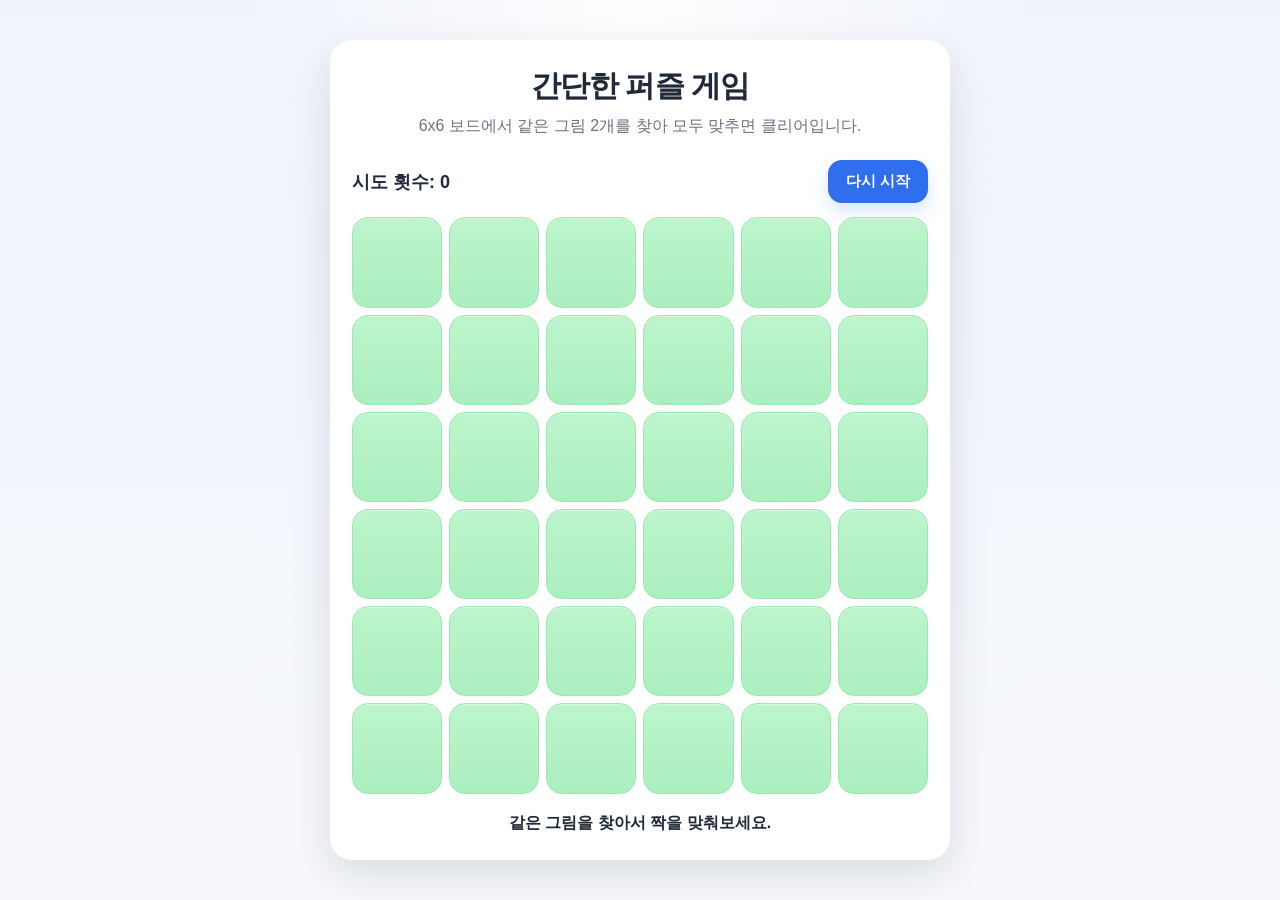
<file: Day01/puzzle_game/index.html>
<!DOCTYPE html>
<html lang="ko">
<head>
  <meta charset="UTF-8" />
  <meta name="viewport" content="width=device-width, initial-scale=1.0" />
  <title>간단한 퍼즐 게임</title>
  <style>
    :root {
      --bg: #f4f6fb;
      --card: #ffffff;
      --text: #1f2937;
      --muted: #6b7280;
      --board: #b9f2c6;
      --board-border: #9be7af;
      --accent: #2f6fed;
      --accent-hover: #2459c9;
      --shadow: 0 14px 40px rgba(15, 23, 42, 0.12);
    }

    * {
      box-sizing: border-box;
    }

    body {
      margin: 0;
      min-height: 100vh;
      display: grid;
      place-items: center;
      padding: 18px;
      color: var(--text);
      font-family: Arial, Helvetica, sans-serif;
      background:
        radial-gradient(circle at top, rgba(255, 255, 255, 0.95), transparent 36%),
        linear-gradient(180deg, #eff3fb 0%, #f6f8fc 100%);
    }

    .app {
      position: relative;
      width: min(100%, 620px);
      background: var(--card);
      border-radius: 22px;
      box-shadow: var(--shadow);
      padding: 28px 22px 20px;
      overflow: hidden;
    }

    .fireworks_layer {
      position: absolute;
      inset: 0;
      z-index: 1;
      pointer-events: none;
    }

    .content_layer {
      position: relative;
      z-index: 2;
    }

    .title {
      margin: 0;
      text-align: center;
      font-size: 30px;
      line-height: 1.2;
      letter-spacing: -0.03em;
      font-weight: 800;
    }

    .subtitle {
      margin: 10px 0 22px;
      text-align: center;
      color: var(--muted);
      font-size: 16px;
      line-height: 1.5;
    }

    .toolbar {
      display: flex;
      align-items: center;
      justify-content: space-between;
      gap: 12px;
      margin-bottom: 14px;
    }

    .attempts {
      font-size: 18px;
      font-weight: 700;
    }

    .restart {
      border: 0;
      background: var(--accent);
      color: white;
      font-size: 15px;
      font-weight: 700;
      padding: 12px 18px;
      border-radius: 14px;
      cursor: pointer;
      transition: background 0.2s ease, transform 0.15s ease;
      box-shadow: 0 8px 18px rgba(47, 111, 237, 0.18);
    }

    .restart:hover {
      background: var(--accent-hover);
    }

    .restart:active {
      transform: translateY(1px);
    }

    .board {
      display: grid;
      grid-template-columns: repeat(6, minmax(0, 1fr));
      gap: 7px;
      margin: 8px 0 18px;
    }

    .card {
      aspect-ratio: 1 / 1;
      border: 1px solid var(--board-border);
      border-radius: 16px;
      background: linear-gradient(180deg, #bdf5cc 0%, #abefbf 100%);
      display: grid;
      place-items: center;
      font-size: 28px;
      cursor: pointer;
      user-select: none;
      position: relative;
      overflow: hidden;
      box-shadow: inset 0 1px 0 rgba(255, 255, 255, 0.35);
      transition: transform 0.15s ease, filter 0.2s ease, background 0.2s ease;
    }

    .card:hover {
      transform: translateY(-1px);
      filter: brightness(1.01);
    }

    .card:disabled {
      cursor: default;
    }

    .card .emoji {
      opacity: 0;
      transform: scale(0.85);
      transition: opacity 0.2s ease, transform 0.2s ease;
    }

    .card.flipped,
    .card.matched {
      background: linear-gradient(180deg, #d4f8dd 0%, #bdf5cc 100%);
    }

    .card.flipped .emoji,
    .card.matched .emoji {
      opacity: 1;
      transform: scale(1);
    }

    .card.matched {
      box-shadow: inset 0 0 0 1px rgba(47, 111, 237, 0.08);
    }

    .message {
      min-height: 28px;
      text-align: center;
      font-weight: 700;
      font-size: 16px;
      line-height: 1.4;
      color: #1f2937;
    }

    .message.done {
      color: #1f6b34;
    }

    @media (max-width: 420px) {
      .app {
        padding: 22px 16px 18px;
        border-radius: 18px;
      }

      .title {
        font-size: 26px;
      }

      .subtitle {
        font-size: 14px;
      }

      .attempts {
        font-size: 16px;
      }

      .restart {
        padding: 10px 14px;
      }

      .board {
        gap: 5px;
      }

      .card {
        font-size: 22px;
      }
    }
  </style>
</head>
<body>
  <main class="app">
    <canvas id="fireworksCanvas" class="fireworks_layer" aria-hidden="true"></canvas>
    <div class="content_layer">
      <h1 class="title">간단한 퍼즐 게임</h1>
      <p class="subtitle">6x6 보드에서 같은 그림 2개를 찾아 모두 맞추면 클리어입니다.</p>

      <section class="toolbar" aria-label="게임 정보">
        <div class="attempts">시도 횟수: <span id="attemptCount">0</span></div>
        <button class="restart" id="restartButton" type="button">다시 시작</button>
      </section>

      <section class="board" id="board" aria-label="퍼즐 보드"></section>

      <div class="message" id="message">같은 그림을 찾아서 짝을 맞춰보세요.</div>
    </div>
  </main>

  <script>
    // 게임에서 사용할 과일 후보 목록입니다.
    // 매번 18종을 랜덤으로 뽑아서 조금씩 다른 보드가 나오게 합니다.
    const fruit_pool = [
      "🍇", "🍈", "🍉", "🍊", "🍋", "🍌", "🍍", "🥭",
      "🍎", "🍏", "🍐", "🍑", "🍒", "🍓", "🫐", "🥝",
      "🥥", "🍅", "🥑", "🫒", "🍆", "🌶️", "🫑", "🥕"
    ];

    // 한 판에서 사용할 과일 개수입니다.
    const fruit_count = 18;

    // 화면에서 사용할 DOM 요소를 미리 찾아 둡니다.
    const board_element = document.getElementById("board");
    const attempt_count_element = document.getElementById("attemptCount");
    const restart_button = document.getElementById("restartButton");
    const message_element = document.getElementById("message");
    const fireworks_canvas = document.getElementById("fireworksCanvas");
    const fireworks_context = fireworks_canvas.getContext("2d");

    // 현재 게임 상태를 저장하는 변수들입니다.
    let first_card = null;
    let second_card = null;
    let board_locked = false;
    let attempt_count = 0;
    let matched_pairs = 0;
    let pending_turn_timeout_id = null;
    let pending_firework_frame_id = null;
    let pending_firework_timers = [];
    let firework_particles = [];

    function shuffle_array(array) {
      // 원본 배열은 건드리지 않기 위해 복사본을 만듭니다.
      const shuffled_array = [...array];

      // Fisher-Yates 방식으로 배열을 섞습니다.
      // 이 방식은 sort + Math.random()보다 더 안정적으로 무작위 순서를 만듭니다.
      for (let index = shuffled_array.length - 1; index > 0; index -= 1) {
        const random_index = Math.floor(Math.random() * (index + 1));
        [shuffled_array[index], shuffled_array[random_index]] = [shuffled_array[random_index], shuffled_array[index]];
      }

      return shuffled_array;
    }

    function pick_unique_fruits(count) {
      // 후보 목록을 섞은 뒤, 앞에서부터 필요한 개수만큼 잘라서 사용합니다.
      return shuffle_array(fruit_pool).slice(0, count);
    }

    function set_message(text, is_done = false) {
      // 하단 안내 문구를 바꾸고, 클리어 상태면 강조 스타일을 줍니다.
      message_element.textContent = text;
      message_element.classList.toggle("done", is_done);
    }

    function reset_selected_cards() {
      // 한 번의 시도 처리가 끝나면 선택한 카드 정보를 초기화합니다.
      first_card = null;
      second_card = null;
      board_locked = false;
    }

    function update_attempt_count() {
      // 화면에 보이는 시도 횟수를 숫자 상태와 맞춥니다.
      attempt_count_element.textContent = attempt_count;
    }

    function mark_cards_as_matched(first_element, second_element) {
      // 같은 그림인 카드 2장은 맞춘 상태로 고정합니다.
      first_element.classList.add("matched");
      second_element.classList.add("matched");
      first_element.disabled = true;
      second_element.disabled = true;
      matched_pairs += 1;
    }

    function is_game_clear() {
      // 모든 그림 쌍을 맞췄는지 확인합니다.
      return matched_pairs === fruit_count;
    }

    function show_clear_message() {
      // 게임을 모두 맞췄을 때 보여줄 문구입니다.
      set_message("축하합니다. 게임 클리어했습니다", true);
      start_fireworks();
    }

    function reveal_card(card_element) {
      // 카드 앞면이 보이도록 뒤집는 역할입니다.
      card_element.classList.add("flipped");
    }

    function hide_card(card_element) {
      // 맞지 않는 카드 두 장을 다시 뒤집는 역할입니다.
      if (!card_element) {
        // 재시작 직후처럼 카드가 이미 사라진 경우에는 아무 작업도 하지 않습니다.
        return;
      }

      card_element.classList.remove("flipped");
    }

    function clear_pending_turn_timeout() {
      // 이전 턴에서 예약된 뒤집기 작업이 남아 있으면 취소합니다.
      if (pending_turn_timeout_id !== null) {
        clearTimeout(pending_turn_timeout_id);
        pending_turn_timeout_id = null;
      }
    }

    function resize_fireworks_canvas() {
      // 캔버스는 실제 픽셀 크기에 맞춰야 선명하게 보입니다.
      const canvas_rect = fireworks_canvas.getBoundingClientRect();
      const device_scale = window.devicePixelRatio || 1;

      fireworks_canvas.width = canvas_rect.width * device_scale;
      fireworks_canvas.height = canvas_rect.height * device_scale;
      fireworks_context.setTransform(device_scale, 0, 0, device_scale, 0, 0);
    }

    function clear_fireworks_canvas() {
      const canvas_rect = fireworks_canvas.getBoundingClientRect();
      fireworks_context.clearRect(0, 0, canvas_rect.width, canvas_rect.height);
    }

    function create_firework_burst() {
      // 한 번의 폭죽은 여러 개의 작은 점으로 퍼지게 만듭니다.
      const canvas_rect = fireworks_canvas.getBoundingClientRect();
      const center_x = Math.random() * canvas_rect.width * 0.8 + canvas_rect.width * 0.1;
      const center_y = Math.random() * canvas_rect.height * 0.4 + canvas_rect.height * 0.1;
      const colors = ["#ff4d6d", "#ffd166", "#7cdb8a", "#5aa9ff", "#b56bff"];
      const spark_count = 14;

      for (let index = 0; index < spark_count; index += 1) {
        const angle = (Math.PI * 2 * index) / spark_count;
        const speed = 2.5 + Math.random() * 4;

        firework_particles.push({
          x: center_x,
          y: center_y,
          vx: Math.cos(angle) * speed,
          vy: Math.sin(angle) * speed,
          gravity: 0.05 + Math.random() * 0.03,
          life: 70 + Math.random() * 20,
          max_life: 70 + Math.random() * 20,
          size: 2 + Math.random() * 2.5,
          color: colors[Math.floor(Math.random() * colors.length)]
        });
      }
    }

    function draw_fireworks_frame() {
      clear_fireworks_canvas();

      firework_particles = firework_particles.filter((particle) => particle.life > 0);

      firework_particles.forEach((particle) => {
        particle.x += particle.vx;
        particle.y += particle.vy;
        particle.vy += particle.gravity;
        particle.life -= 1;

        fireworks_context.beginPath();
        fireworks_context.globalAlpha = Math.max(particle.life / particle.max_life, 0);
        fireworks_context.fillStyle = particle.color;
        fireworks_context.arc(particle.x, particle.y, particle.size, 0, Math.PI * 2);
        fireworks_context.fill();
      });

      fireworks_context.globalAlpha = 1;

      if (firework_particles.length === 0) {
        pending_firework_frame_id = null;
        clear_fireworks_canvas();
        return;
      }

      pending_firework_frame_id = requestAnimationFrame(draw_fireworks_frame);
    }

    function stop_fireworks() {
      // 재시작할 때 남아 있는 폭죽 효과를 모두 정리합니다.
      firework_particles = [];

      pending_firework_timers.forEach((timer_id) => {
        clearTimeout(timer_id);
      });
      pending_firework_timers = [];

      if (pending_firework_frame_id !== null) {
        cancelAnimationFrame(pending_firework_frame_id);
        pending_firework_frame_id = null;
      }

      clear_fireworks_canvas();
    }

    function start_fireworks() {
      // 클리어 시 폭죽이 여러 번 터지도록 예약합니다.
      stop_fireworks();
      resize_fireworks_canvas();

      for (let index = 0; index < 8; index += 1) {
        const timer_id = setTimeout(create_firework_burst, index * 160);
        pending_firework_timers.push(timer_id);
      }

      pending_firework_frame_id = requestAnimationFrame(draw_fireworks_frame);
    }

    function compare_cards() {
      // 두 카드의 data-value가 같으면 같은 그림입니다.
      return first_card.dataset.value === second_card.dataset.value;
    }

    function handle_matched_pair() {
      // 같은 그림이면 카드들을 맞춘 상태로 표시하고, 턴을 초기화합니다.
      mark_cards_as_matched(first_card, second_card);
      set_message("잘 찾았어요! 같은 그림입니다.");
      reset_selected_cards();

      if (is_game_clear()) {
        show_clear_message();
      }
    }

    function handle_mismatched_pair() {
      // 다른 그림이면 잠깐 보여준 뒤 다시 뒤집습니다.
      set_message("다른 그림입니다. 잠깐 뒤에 다시 뒤집어요.");

      clear_pending_turn_timeout();

      pending_turn_timeout_id = setTimeout(() => {
        hide_card(first_card);
        hide_card(second_card);
        set_message("다시 같은 그림을 찾아보세요.");
        reset_selected_cards();
        pending_turn_timeout_id = null;
      }, 700);
    }

    function handle_second_selection(card_element) {
      // 두 번째 카드를 선택했을 때 매칭 비교를 시작합니다.
      second_card = card_element;
      attempt_count += 1;
      update_attempt_count();
      board_locked = true;

      if (compare_cards()) {
        handle_matched_pair();
        return;
      }

      handle_mismatched_pair();
    }

    function handle_card_click(card_element) {
      // 이미 맞춘 카드, 같은 카드 재클릭, 비교 중인 상태는 무시합니다.
      if (board_locked || card_element === first_card || card_element.classList.contains("matched")) {
        return;
      }

      reveal_card(card_element);

      if (!first_card) {
        // 첫 번째 카드가 아직 없다면 지금 카드를 저장합니다.
        first_card = card_element;
        return;
      }

      // 두 번째 카드까지 선택되면 비교 로직으로 넘어갑니다.
      handle_second_selection(card_element);
    }

    function create_card_element(emoji) {
      // 카드 1장을 버튼 요소로 만듭니다.
      const card_element = document.createElement("button");
      card_element.type = "button";
      card_element.className = "card";
      card_element.dataset.value = emoji;
      card_element.setAttribute("aria-label", "카드");

      // 카드 안에 실제로 보여줄 그림을 넣습니다.
      const emoji_element = document.createElement("span");
      emoji_element.className = "emoji";
      emoji_element.textContent = emoji;

      card_element.appendChild(emoji_element);
      card_element.addEventListener("click", () => handle_card_click(card_element));

      return card_element;
    }

    function render_board() {
      // 매 게임마다 18종의 과일을 골라서, 각 과일을 2장씩 넣습니다.
      const selected_fruits = pick_unique_fruits(fruit_count);
      const shuffled_emoji_list = shuffle_array([...selected_fruits, ...selected_fruits]);
      board_element.innerHTML = "";

      // 섞인 순서대로 카드 요소를 화면에 배치합니다.
      shuffled_emoji_list.forEach((emoji) => {
        const card_element = create_card_element(emoji);
        board_element.appendChild(card_element);
      });
    }

    function reset_game() {
      // 게임 상태를 처음으로 되돌립니다.
      clear_pending_turn_timeout();
      stop_fireworks();
      first_card = null;
      second_card = null;
      board_locked = false;
      attempt_count = 0;
      matched_pairs = 0;
      update_attempt_count();
      set_message("같은 그림을 찾아서 짝을 맞춰보세요.");
      render_board();
    }

    restart_button.addEventListener("click", reset_game);
    window.addEventListener("resize", resize_fireworks_canvas);

    // 페이지가 열리면 바로 게임을 시작합니다.
    resize_fireworks_canvas();
    reset_game();
  </script>
</body>
</html>
</file>
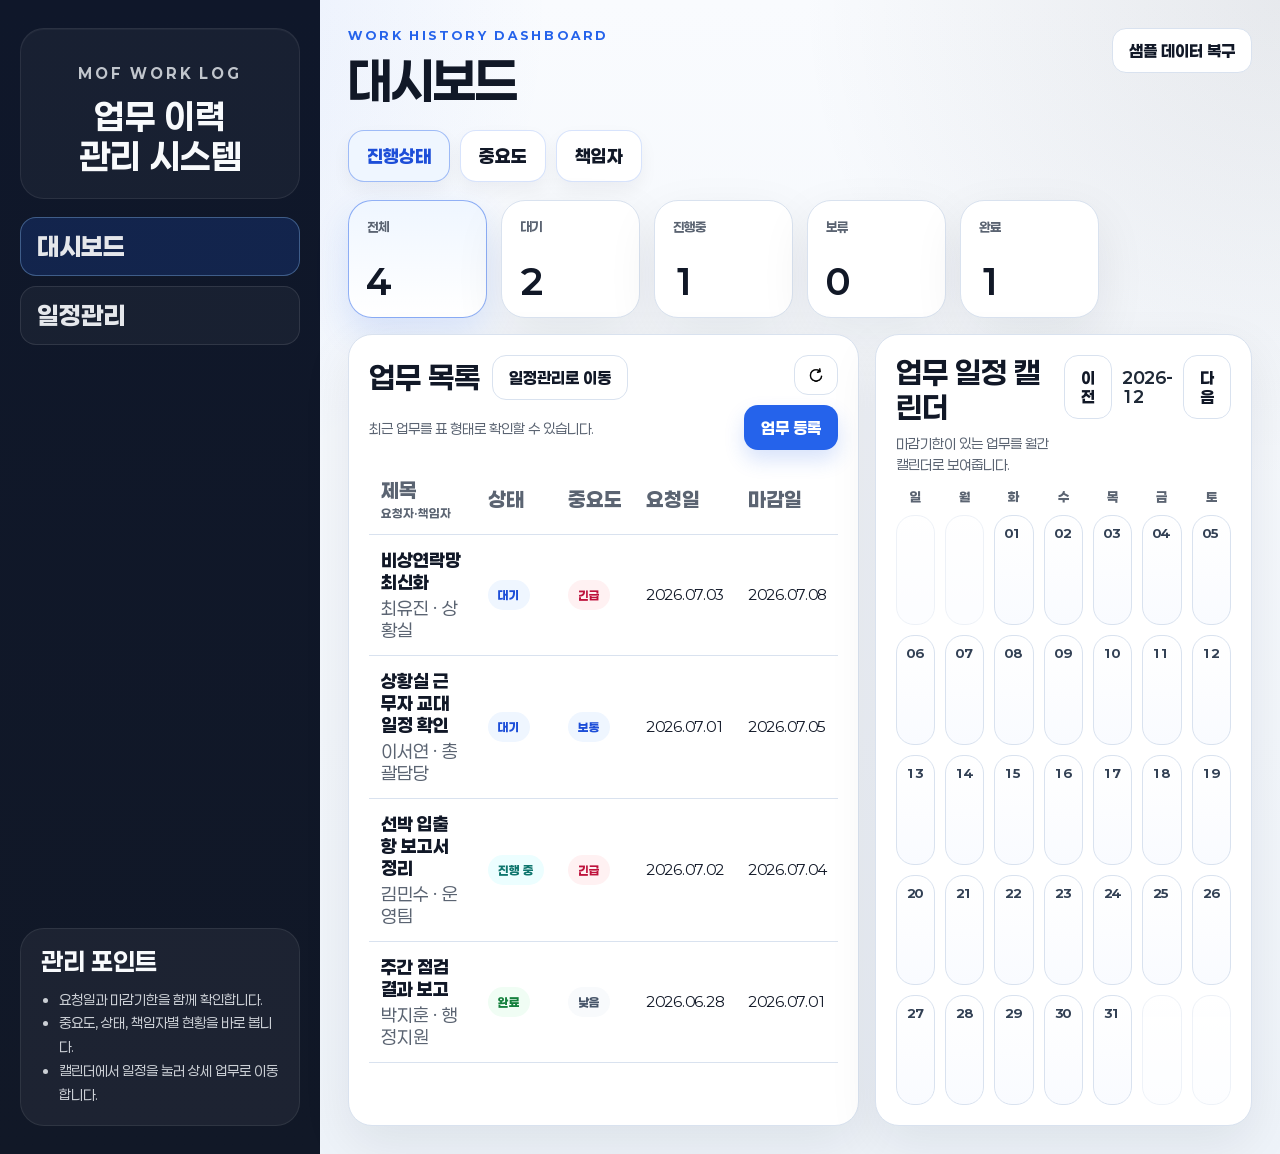
<file: Day02/project/index.html>
<!DOCTYPE html>
<html lang="ko">
<head>
  <meta charset="UTF-8" />
  <meta name="viewport" content="width=device-width, initial-scale=1.0" />
  <title>업무 이력 관리시스템</title>
  <link rel="stylesheet" href="style.css" />
</head>
<body>
  <main class="app-shell">
    <aside class="sidebar">
      <div class="brand">
        <p class="brand-kicker">MOF Work Log</p>
        <h1>업무 이력<br />관리 시스템</h1>
      </div>

      <nav class="menu" aria-label="주요 메뉴">
        <button class="menu-button active" data-view="main" type="button">대시보드</button>
        <button class="menu-button" data-view="schedule" type="button">일정관리</button>
      </nav>

      <section class="sidebar-note">
        <h2>관리 포인트</h2>
        <ul>
          <li>요청일과 마감기한을 함께 확인합니다.</li>
          <li>중요도, 상태, 책임자별 현황을 바로 봅니다.</li>
          <li>캘린더에서 일정을 눌러 상세 업무로 이동합니다.</li>
        </ul>
      </section>
    </aside>

    <section class="workspace">
      <header class="workspace-header">
        <div>
          <p class="workspace-kicker" id="workspaceKicker">WORK HISTORY DASHBOARD</p>
          <h2 id="workspaceTitle">대시보드</h2>
        </div>
        <div class="header-actions">
          <button class="ghost-button" id="seedButton" type="button">샘플 데이터 복구</button>
        </div>
      </header>

      <section class="view active" id="mainView" aria-label="메인 화면">
        <section class="level-panel" aria-label="1Level 2Level 필터">
          <div class="level-one-row" id="levelOneButtons" aria-label="1Level">
            <button class="level-button active" type="button" data-level="status">진행상태</button>
            <button class="level-button" type="button" data-level="importance">중요도</button>
            <button class="level-button" type="button" data-level="manager">책임자</button>
          </div>
          <div class="level-two-box hidden" id="levelTwoBox" aria-label="2Level">
            <div class="level-two-header">
              <p id="levelTwoTitle">2Level</p>
              <button class="ghost-button level-reset" id="levelResetButton" type="button">초기화</button>
            </div>
            <div class="level-two-row" id="levelTwoButtons"></div>
          </div>
        </section>

        <section class="dashboard" id="dashboardArea" aria-label="업무 현황 대시보드"></section>

        <section class="main-grid">
          <article class="panel list-panel">
            <div class="panel-head">
              <div class="panel-title-group">
                <h3>업무 목록</h3>
                <button class="ghost-button" id="goScheduleFromMainButton" type="button">일정관리로 이동</button>
                <p>최근 업무를 표 형태로 확인할 수 있습니다.</p>
              </div>
              <div class="panel-actions">
                <button class="ghost-button icon-only-button" id="mainRefreshButton" type="button" aria-label="리프레쉬">
                  <img src="assets/refresh.png" alt="" aria-hidden="true" />
                  <span class="sr-only">리프레쉬</span>
                </button>
                <button class="primary-button" id="quickAddButton" type="button">업무 등록</button>
              </div>
            </div>

            <div class="table-wrap">
              <table class="task-table">
                <thead>
                  <tr>
                    <th>
                      <span class="table-head-title">제목</span>
                      <span class="table-head-subtitle">요청자·책임자</span>
                    </th>
                    <th>상태</th>
                    <th>중요도</th>
                    <th>요청일</th>
                    <th>마감일</th>
                  </tr>
                </thead>
                <tbody id="recentTaskTableBody"></tbody>
              </table>
            </div>
            <p class="empty-state" id="mainEmptyState">등록된 업무가 없습니다. 업무를 추가해보세요.</p>
          </article>

          <article class="panel calendar-panel">
            <div class="panel-head">
              <div>
                <h3 class="calendar-title">업무 일정 캘린더</h3>
                <p>마감기한이 있는 업무를 월간 캘린더로 보여줍니다.</p>
              </div>
              <div class="calendar-nav">
                <button class="icon-button" id="prevMonthButton" type="button">이전</button>
                <strong id="calendarLabel">2026-07</strong>
                <button class="icon-button" id="nextMonthButton" type="button">다음</button>
              </div>
            </div>

            <div class="calendar-weekdays" aria-hidden="true">
              <span>일</span>
              <span>월</span>
              <span>화</span>
              <span>수</span>
              <span>목</span>
              <span>금</span>
              <span>토</span>
            </div>

            <div class="calendar-grid" id="calendarGrid" aria-label="업무 캘린더"></div>
          </article>
        </section>
      </section>

      <section class="view" id="scheduleView" aria-label="일정관리 화면">
        <section class="schedule-layout">
          <article class="panel schedule-list-panel">
            <div class="panel-head">
              <div>
                <h3>일정관리 게시판</h3>
                <p>업무 목록을 클릭하면 상세 화면이 열립니다.</p>
              </div>
            </div>

            <div class="filters" aria-label="업무 필터">
              <label>
                <span>상태</span>
                <select id="statusFilter">
                  <option value="all">전체</option>
                  <option value="pending">대기</option>
                  <option value="progress">진행 중</option>
                  <option value="hold">보류</option>
                  <option value="done">완료</option>
                </select>
              </label>
              <label>
                <span>중요도</span>
                <select id="importanceFilter">
                  <option value="all">전체</option>
                  <option value="high">긴급</option>
                  <option value="medium">보통</option>
                  <option value="low">낮음</option>
                </select>
              </label>
              <label>
                <span>책임자</span>
                <input id="managerFilter" type="text" placeholder="이름 검색" />
              </label>
            </div>

            <div class="table-wrap schedule-table-wrap">
              <table class="task-table clickable">
                <thead>
                  <tr>
                    <th>제목</th>
                    <th>요청자</th>
                    <th>책임자</th>
                    <th>작업상태</th>
                    <th>마감기한</th>
                  </tr>
                </thead>
                <tbody id="taskTableBody"></tbody>
              </table>
            </div>

            <p class="empty-state" id="scheduleEmptyState">조건에 맞는 업무가 없습니다.</p>
          </article>

          <article class="panel detail-panel" id="detailPanel">
            <div class="panel-head">
              <div>
                <h3 id="detailTitle">상세 화면</h3>
                <p id="detailSubtitle">목록에서 게시글을 선택하세요.</p>
              </div>
            </div>

            <div id="detailView" class="detail-view empty-detail">
              <p>업무를 선택하면 상세 내용이 표시됩니다.</p>
            </div>

            <form id="taskForm" class="task-form hidden">
              <input type="hidden" id="taskId" />

              <label>
                <span>제목</span>
                <input id="titleInput" type="text" required maxlength="60" placeholder="업무 제목을 입력하세요" />
              </label>

              <label>
                <span>내용</span>
                <textarea id="contentInput" rows="6" required placeholder="업무 내용을 상세히 적어주세요"></textarea>
              </label>

              <div class="form-grid">
                <label>
                  <span>요청일</span>
                  <input id="requestDateInput" type="date" required />
                </label>
                <label>
                  <span>마감기한</span>
                  <input id="dueDateInput" type="date" required />
                </label>
                <label>
                  <span>중요도</span>
                  <select id="importanceInput" required>
                    <option value="high">긴급</option>
                    <option value="medium" selected>보통</option>
                    <option value="low">낮음</option>
                  </select>
                </label>
                <label>
                  <span>작업상태</span>
                  <select id="statusInput" required>
                    <option value="pending">대기</option>
                    <option value="progress">진행 중</option>
                    <option value="hold">보류</option>
                    <option value="done">완료</option>
                  </select>
                </label>
                <label>
                  <span>요청자</span>
                  <input id="requesterInput" type="text" required maxlength="20" placeholder="요청자 이름" />
                </label>
                <label>
                  <span>책임자</span>
                  <input id="managerInput" type="text" required maxlength="20" placeholder="책임자 이름" />
                </label>
              </div>

              <div class="form-actions">
                <button class="ghost-button" id="cancelEditButton" type="button">취소</button>
                <button class="primary-button" type="submit" id="saveTaskButton">저장</button>
              </div>
            </form>

            <div class="detail-actions hidden" id="detailActions">
              <button class="ghost-button" id="backToListButton" type="button">목록</button>
              <button class="primary-button" id="editTaskButton" type="button">수정</button>
              <button class="danger-button" id="deleteTaskButton" type="button">삭제</button>
            </div>
          </article>
        </section>
      </section>
    </section>
  </main>

  <script src="script.js"></script>
</body>
</html>
</file>
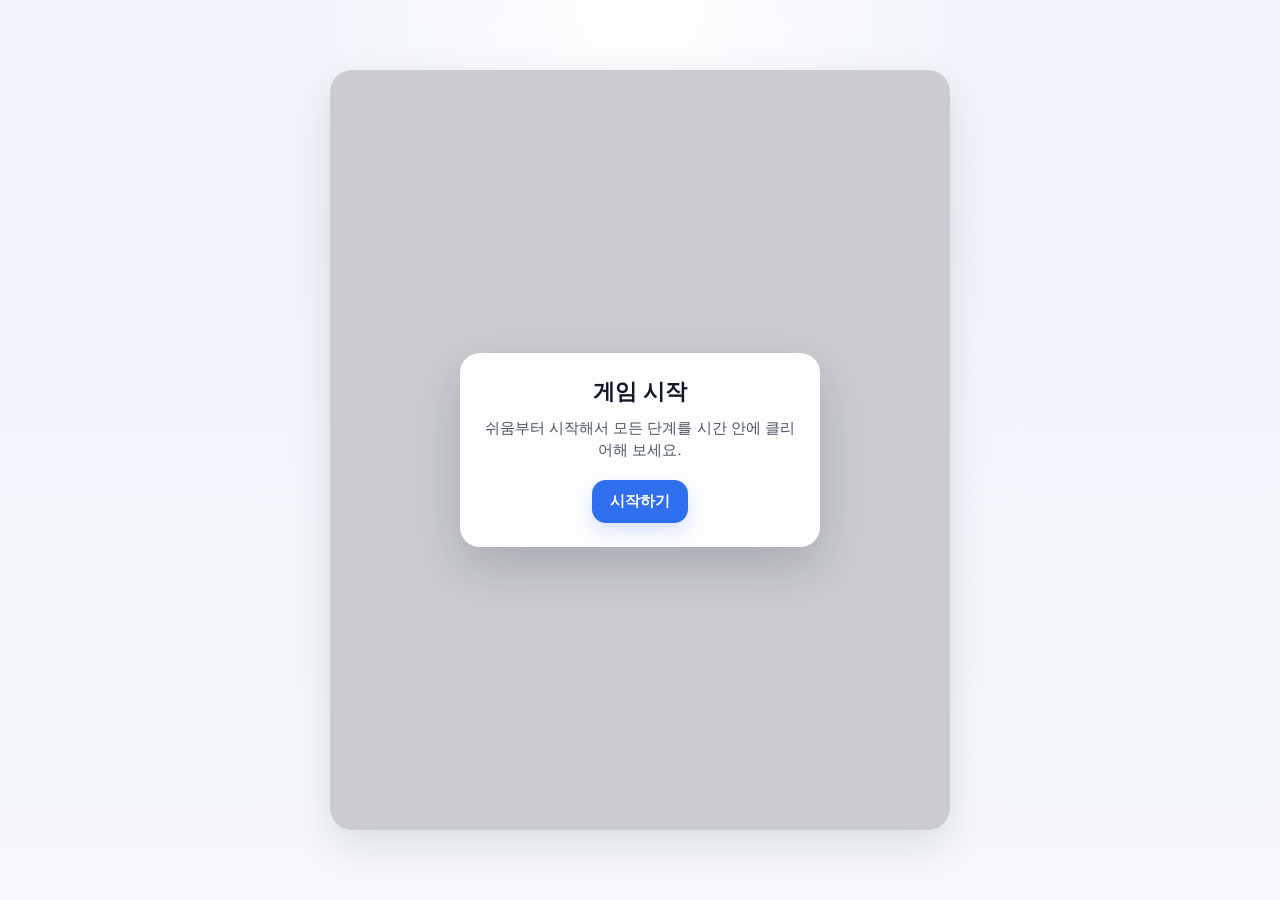
<file: Day02/puzzle_game/index.html>
<!DOCTYPE html>
<html lang="ko">
<head>
  <meta charset="UTF-8" />
  <meta name="viewport" content="width=device-width, initial-scale=1.0" />
  <title>간단한 퍼즐 게임</title>
  <style>
    :root {
      --bg: #f4f6fb;
      --card: #ffffff;
      --text: #1f2937;
      --muted: #6b7280;
      --board: #b9f2c6;
      --board-border: #9be7af;
      --accent: #2f6fed;
      --accent-hover: #2459c9;
      --shadow: 0 14px 40px rgba(15, 23, 42, 0.12);
    }

    * {
      box-sizing: border-box;
    }

    body {
      margin: 0;
      min-height: 100vh;
      display: grid;
      place-items: center;
      padding: 18px;
      color: var(--text);
      font-family: Arial, Helvetica, sans-serif;
      background:
        radial-gradient(circle at top, rgba(255, 255, 255, 0.95), transparent 36%),
        linear-gradient(180deg, #eff3fb 0%, #f6f8fc 100%);
    }

    .app {
      position: relative;
      width: min(100%, 620px);
      min-height: 760px;
      background: var(--card);
      border-radius: 22px;
      box-shadow: var(--shadow);
      padding: 28px 22px 20px;
      overflow: hidden;
    }

    .fireworks_layer {
      position: absolute;
      inset: 0;
      z-index: 1;
      pointer-events: none;
    }

    .content_layer {
      position: relative;
      z-index: 2;
    }

    .screen_overlay {
      position: absolute;
      inset: 0;
      z-index: 3;
      display: grid;
      place-items: center;
      padding: 18px;
      background: rgba(15, 23, 42, 0.22);
      opacity: 0;
      pointer-events: none;
      transition: opacity 0.25s ease;
    }

    .screen_overlay.show {
      opacity: 1;
      pointer-events: auto;
    }

    .screen_box {
      width: min(100%, 360px);
      padding: 24px 20px;
      border-radius: 20px;
      background: rgba(255, 255, 255, 0.96);
      box-shadow: 0 20px 50px rgba(15, 23, 42, 0.18);
      text-align: center;
      backdrop-filter: blur(10px);
    }

    .screen_title {
      margin: 0;
      font-size: 22px;
      line-height: 1.35;
      font-weight: 900;
      color: #111827;
    }

    .screen_subtitle {
      margin: 10px 0 0;
      color: #4b5563;
      font-size: 15px;
      line-height: 1.5;
    }

    .screen_button {
      margin-top: 18px;
      border: 0;
      background: var(--accent);
      color: white;
      font-size: 15px;
      font-weight: 800;
      padding: 12px 18px;
      border-radius: 14px;
      cursor: pointer;
      transition: background 0.2s ease, transform 0.15s ease;
      box-shadow: 0 8px 18px rgba(47, 111, 237, 0.18);
    }

    .screen_button:hover {
      background: var(--accent-hover);
    }

    .screen_button:active {
      transform: translateY(1px);
    }

    .game_area {
      display: block;
    }

    .game_area.hidden {
      visibility: hidden;
      opacity: 0;
      pointer-events: none;
    }

    .title {
      margin: 0;
      text-align: center;
      font-size: 30px;
      line-height: 1.2;
      letter-spacing: -0.03em;
      font-weight: 800;
    }

    .subtitle {
      margin: 10px 0 22px;
      text-align: center;
      color: var(--muted);
      font-size: 16px;
      line-height: 1.5;
    }

    .toolbar {
      display: flex;
      align-items: center;
      justify-content: space-between;
      gap: 12px;
      margin-bottom: 14px;
      flex-wrap: wrap;
    }

    .stats {
      display: flex;
      align-items: center;
      gap: 16px;
      flex-wrap: wrap;
      font-size: 18px;
      font-weight: 700;
    }

    .attempts,
    .time_left,
    .score {
      display: inline-flex;
      align-items: center;
      gap: 6px;
    }

    .time_left_value {
      color: #d92d20;
      font-weight: 800;
    }

    .stage {
      font-size: 15px;
      font-weight: 700;
      color: var(--text);
    }

    .restart {
      border: 0;
      background: var(--accent);
      color: white;
      font-size: 15px;
      font-weight: 700;
      padding: 12px 18px;
      border-radius: 14px;
      cursor: pointer;
      transition: background 0.2s ease, transform 0.15s ease;
      box-shadow: 0 8px 18px rgba(47, 111, 237, 0.18);
    }

    .restart:hover {
      background: var(--accent-hover);
    }

    .restart:active {
      transform: translateY(1px);
    }

    .board {
      display: grid;
      grid-template-columns: repeat(6, minmax(0, 1fr));
      gap: 7px;
      margin: 8px 0 18px;
    }

    .card {
      aspect-ratio: 1 / 1;
      border: 1px solid var(--board-border);
      border-radius: 16px;
      background: linear-gradient(180deg, #bdf5cc 0%, #abefbf 100%);
      display: grid;
      place-items: center;
      font-size: 28px;
      cursor: pointer;
      user-select: none;
      position: relative;
      overflow: hidden;
      box-shadow: inset 0 1px 0 rgba(255, 255, 255, 0.35);
      transition: transform 0.15s ease, filter 0.2s ease, background 0.2s ease;
    }

    .card:hover {
      transform: translateY(-1px);
      filter: brightness(1.01);
    }

    .card:disabled {
      cursor: default;
    }

    .card .emoji {
      opacity: 0;
      transform: scale(0.85);
      transition: opacity 0.2s ease, transform 0.2s ease;
    }

    .card.flipped,
    .card.matched {
      background: linear-gradient(180deg, #d4f8dd 0%, #bdf5cc 100%);
    }

    .card.flipped .emoji,
    .card.matched .emoji {
      opacity: 1;
      transform: scale(1);
    }

    .card.matched {
      box-shadow: inset 0 0 0 1px rgba(47, 111, 237, 0.08);
    }

    .card.blank {
      cursor: default;
      border: 1px dashed rgba(107, 114, 128, 0.22);
      background: rgba(255, 255, 255, 0.42);
      box-shadow: none;
      pointer-events: none;
      color: rgba(31, 41, 55, 0.55);
      font-size: 34px;
      line-height: 1;
    }

    .card.blank:hover {
      transform: none;
      filter: none;
    }

    .message {
      min-height: 28px;
      text-align: center;
      font-weight: 700;
      font-size: 16px;
      line-height: 1.4;
      color: #1f2937;
    }

    .message.done {
      color: #1f6b34;
    }

    .message.fail {
      color: #b42318;
    }

    @media (max-width: 420px) {
      .app {
        min-height: 680px;
        padding: 22px 16px 18px;
        border-radius: 18px;
      }

      .title {
        font-size: 26px;
      }

      .subtitle {
        font-size: 14px;
      }

      .stats {
        font-size: 16px;
        gap: 12px;
      }

      .restart {
        padding: 10px 14px;
      }

      .board {
        gap: 5px;
      }

      .card {
        font-size: 22px;
      }

      .screen_title {
        font-size: 20px;
      }
    }
  </style>
</head>
<body>
  <main class="app">
    <canvas id="fireworksCanvas" class="fireworks_layer" aria-hidden="true"></canvas>
    <div class="screen_overlay show" id="startScreen" aria-hidden="false">
      <div class="screen_box" role="dialog" aria-modal="true" aria-labelledby="startScreenTitle">
        <p class="screen_title" id="startScreenTitle">게임 시작</p>
        <p class="screen_subtitle">쉬움부터 시작해서 모든 단계를 시간 안에 클리어해 보세요.</p>
        <button class="screen_button" id="startButton" type="button">시작하기</button>
      </div>
    </div>
    <div class="screen_overlay" id="endScreen" aria-hidden="true">
      <div class="screen_box" role="dialog" aria-modal="true" aria-labelledby="endScreenTitle">
        <p class="screen_title" id="endScreenTitle">축하합니다. 시간 안에 클리어 하셨습니다.</p>
        <p class="screen_subtitle">모든 레벨을 완성했습니다. 폭죽이 터지는 동안 결과를 즐겨보세요.</p>
        <button class="screen_button" id="endRestartButton" type="button">다시 시작</button>
      </div>
    </div>
    <div class="content_layer game_area hidden" id="gameArea">
      <h1 class="title">간단한 퍼즐 게임</h1>
      <p class="subtitle">쉬움부터 시작해서 단계별로 퍼즐을 클리어해 보세요. 각 단계는 1분 안에 끝내야 합니다.</p>

      <section class="toolbar" aria-label="게임 정보">
        <div class="stats">
          <div class="attempts">시도 횟수: <span id="attemptCount">0</span></div>
          <div class="stage">단계: <span id="stageCount">쉬움 1/4</span></div>
          <div class="time_left">남은 시간: <span class="time_left_value" id="timeLeftCount">01:00</span></div>
          <div class="score">점수: <span id="scoreCount">0</span></div>
        </div>
          <button class="restart" id="restartButton" type="button">처음 화면</button>
      </section>

      <section class="board" id="board" aria-label="퍼즐 보드"></section>

      <div class="message" id="message">같은 그림을 찾아서 짝을 맞춰보세요.</div>
    </div>
  </main>

  <script>
    // 게임에서 사용할 과일 후보 목록입니다.
    // 매번 18종을 랜덤으로 뽑아서 조금씩 다른 보드가 나오게 합니다.
    const fruit_pool = [
      "🍇", "🍈", "🍉", "🍊", "🍋", "🍌", "🍍", "🥭",
      "🍎", "🍏", "🍐", "🍑", "🍒", "🍓", "🫐", "🥝",
      "🥥", "🍅", "🥑", "🫒", "🍆", "🌶️", "🫑", "🥕"
    ];

    // 각 단계의 보드 크기와 표시 이름입니다.
    const stage_settings = [
      { label: "쉬움", size: 3 },
      { label: "중간1", size: 4 },
      { label: "중간2", size: 5 },
      { label: "어려움", size: 6 }
    ];

    const stage_duration_seconds = 60;

    // 화면에서 사용할 DOM 요소를 미리 찾아 둡니다.
    const board_element = document.getElementById("board");
    const attempt_count_element = document.getElementById("attemptCount");
    const stage_count_element = document.getElementById("stageCount");
    const time_left_count_element = document.getElementById("timeLeftCount");
    const score_count_element = document.getElementById("scoreCount");
    const game_area_element = document.getElementById("gameArea");
    const start_screen_element = document.getElementById("startScreen");
    const end_screen_element = document.getElementById("endScreen");
    const start_button = document.getElementById("startButton");
    const end_restart_button = document.getElementById("endRestartButton");
    const restart_button = document.getElementById("restartButton");
    const message_element = document.getElementById("message");
    const fireworks_canvas = document.getElementById("fireworksCanvas");
    const fireworks_context = fireworks_canvas.getContext("2d");

    // 현재 게임 상태를 저장하는 변수들입니다.
    let first_card = null;
    let second_card = null;
    let board_locked = false;
    let attempt_count = 0;
    let score_count = 0;
    let matched_pairs = 0;
    let target_pairs = 0;
    let current_stage_index = 0;
    let time_left_seconds = stage_duration_seconds;
    let timer_interval_id = null;
    let game_started = false;
    let game_ended = false;
    let pending_turn_timeout_id = null;
    let pending_stage_transition_timeout_id = null;
    let pending_firework_frame_id = null;
    let pending_firework_timers = [];
    let firework_particles = [];

    function shuffle_array(array) {
      // 원본 배열은 건드리지 않기 위해 복사본을 만듭니다.
      const shuffled_array = [...array];

      // Fisher-Yates 방식으로 배열을 섞습니다.
      // 이 방식은 sort + Math.random()보다 더 안정적으로 무작위 순서를 만듭니다.
      for (let index = shuffled_array.length - 1; index > 0; index -= 1) {
        const random_index = Math.floor(Math.random() * (index + 1));
        [shuffled_array[index], shuffled_array[random_index]] = [shuffled_array[random_index], shuffled_array[index]];
      }

      return shuffled_array;
    }

    function pick_unique_fruits(count) {
      // 후보 목록을 섞은 뒤, 앞에서부터 필요한 개수만큼 잘라서 사용합니다.
      return shuffle_array(fruit_pool).slice(0, count);
    }

    function get_current_stage_settings() {
      // 현재 단계의 보드 설정을 가져옵니다.
      return stage_settings[current_stage_index] || stage_settings[0];
    }

    function update_stage_count() {
      // 현재 단계와 전체 단계를 화면에 표시합니다.
      const current_stage = get_current_stage_settings();
      stage_count_element.textContent = `${current_stage.label} ${current_stage_index + 1}/${stage_settings.length}`;
    }

    function set_message(text, status = "normal") {
      // 하단 안내 문구를 바꾸고, 클리어 상태면 강조 스타일을 줍니다.
      message_element.textContent = text;
      message_element.classList.toggle("done", status === true || status === "done");
      message_element.classList.toggle("fail", status === "fail");
    }

    function show_start_screen() {
      start_screen_element.classList.add("show");
      start_screen_element.setAttribute("aria-hidden", "false");
    }

    function hide_start_screen() {
      start_screen_element.classList.remove("show");
      start_screen_element.setAttribute("aria-hidden", "true");
    }

    function show_end_screen() {
      end_screen_element.classList.add("show");
      end_screen_element.setAttribute("aria-hidden", "false");
    }

    function hide_end_screen() {
      end_screen_element.classList.remove("show");
      end_screen_element.setAttribute("aria-hidden", "true");
    }

    function show_game_area() {
      game_area_element.classList.remove("hidden");
    }

    function hide_game_area() {
      game_area_element.classList.add("hidden");
    }

    function reset_selected_cards() {
      // 한 번의 시도 처리가 끝나면 선택한 카드 정보를 초기화합니다.
      first_card = null;
      second_card = null;
      board_locked = false;
    }

    function update_attempt_count() {
      // 화면에 보이는 시도 횟수를 숫자 상태와 맞춥니다.
      attempt_count_element.textContent = attempt_count;
    }

    function update_score_count() {
      // 화면에 보이는 점수를 숫자 상태와 맞춥니다.
      score_count_element.textContent = score_count;
    }

    function update_time_left_count() {
      // 남은 시간을 mm:ss 형식으로 화면에 맞춥니다.
      const minutes = Math.floor(time_left_seconds / 60);
      const seconds = time_left_seconds % 60;
      time_left_count_element.textContent = `${String(minutes).padStart(2, "0")}:${String(seconds).padStart(2, "0")}`;
    }

    function stop_timer() {
      if (timer_interval_id !== null) {
        clearInterval(timer_interval_id);
        timer_interval_id = null;
      }
    }

    function clear_pending_stage_transition() {
      if (pending_stage_transition_timeout_id !== null) {
        clearTimeout(pending_stage_transition_timeout_id);
        pending_stage_transition_timeout_id = null;
      }
    }

    function start_timer() {
      stop_timer();
      timer_interval_id = setInterval(() => {
        if (game_ended) {
          stop_timer();
          return;
        }

        time_left_seconds -= 1;
        update_time_left_count();

        if (time_left_seconds <= 0) {
          handle_time_over();
        }
      }, 1000);
    }

    function lock_board() {
      // 게임이 끝나면 남은 카드 클릭을 막습니다.
      board_locked = true;
      board_element.querySelectorAll(".card:not(.blank)").forEach((card_element) => {
        card_element.disabled = true;
      });
    }

    function create_blank_card_element() {
      // 홀수 크기 보드에서는 가운데 한 칸을 웃는 이모지로 표시합니다.
      const blank_element = document.createElement("div");
      blank_element.className = "card blank";
      blank_element.textContent = "😎";
      blank_element.setAttribute("aria-hidden", "true");
      return blank_element;
    }

    function mark_cards_as_matched(first_element, second_element) {
      // 같은 그림인 카드 2장은 맞춘 상태로 고정합니다.
      first_element.classList.add("matched");
      second_element.classList.add("matched");
      first_element.disabled = true;
      second_element.disabled = true;
      matched_pairs += 1;
      score_count += 10;
      update_score_count();
    }

    function is_game_clear() {
      // 모든 그림 쌍을 맞췄는지 확인합니다.
      return matched_pairs === target_pairs;
    }

    function show_clear_message() {
      // 게임을 모두 맞췄을 때 보여줄 문구입니다.
      game_ended = true;
      lock_board();
      stop_timer();
      set_message("축하합니다. 시간 안에 클리어 하셨습니다.", true);
      show_end_screen();
      start_fireworks(40);
    }

    function advance_to_next_stage() {
      // 현재 단계를 클리어하면 잠깐 보여 준 뒤 다음 단계로 넘어갑니다.
      clear_pending_stage_transition();
      board_locked = true;
      stop_timer();
      set_message(`단계 클리어! ${stage_settings[current_stage_index + 1].label} 단계로 이동합니다.`, true);
      pending_stage_transition_timeout_id = setTimeout(() => {
        pending_stage_transition_timeout_id = null;
        start_stage(current_stage_index + 1);
      }, 900);
    }

    function handle_time_over() {
      // 1분이 끝나면 게임오버로 전환합니다.
      if (game_ended) {
        return;
      }

      game_ended = true;
      time_left_seconds = 0;
      update_time_left_count();
      clear_pending_turn_timeout();
      clear_pending_stage_transition();
      stop_fireworks();
      lock_board();
      set_message("시간이 끝났습니다. 게임오버입니다.", "fail");
      stop_timer();
    }

    function reveal_card(card_element) {
      // 카드 앞면이 보이도록 뒤집는 역할입니다.
      card_element.classList.add("flipped");
    }

    function hide_card(card_element) {
      // 맞지 않는 카드 두 장을 다시 뒤집는 역할입니다.
      if (!card_element) {
        // 재시작 직후처럼 카드가 이미 사라진 경우에는 아무 작업도 하지 않습니다.
        return;
      }

      card_element.classList.remove("flipped");
    }

    function clear_pending_turn_timeout() {
      // 이전 턴에서 예약된 뒤집기 작업이 남아 있으면 취소합니다.
      if (pending_turn_timeout_id !== null) {
        clearTimeout(pending_turn_timeout_id);
        pending_turn_timeout_id = null;
      }
    }

    function resize_fireworks_canvas() {
      // 캔버스는 실제 픽셀 크기에 맞춰야 선명하게 보입니다.
      const canvas_rect = fireworks_canvas.getBoundingClientRect();
      const device_scale = window.devicePixelRatio || 1;

      fireworks_canvas.width = canvas_rect.width * device_scale;
      fireworks_canvas.height = canvas_rect.height * device_scale;
      fireworks_context.setTransform(device_scale, 0, 0, device_scale, 0, 0);
    }

    function clear_fireworks_canvas() {
      const canvas_rect = fireworks_canvas.getBoundingClientRect();
      fireworks_context.clearRect(0, 0, canvas_rect.width, canvas_rect.height);
    }

    function create_firework_burst() {
      // 한 번의 폭죽은 여러 개의 작은 점으로 퍼지게 만듭니다.
      const canvas_rect = fireworks_canvas.getBoundingClientRect();
      const center_x = Math.random() * canvas_rect.width * 0.8 + canvas_rect.width * 0.1;
      const center_y = Math.random() * canvas_rect.height * 0.4 + canvas_rect.height * 0.1;
      const colors = ["#ff4d6d", "#ffd166", "#7cdb8a", "#5aa9ff", "#b56bff"];
      const spark_count = 14;

      for (let index = 0; index < spark_count; index += 1) {
        const angle = (Math.PI * 2 * index) / spark_count;
        const speed = 2.5 + Math.random() * 4;

        firework_particles.push({
          x: center_x,
          y: center_y,
          vx: Math.cos(angle) * speed,
          vy: Math.sin(angle) * speed,
          gravity: 0.05 + Math.random() * 0.03,
          life: 70 + Math.random() * 20,
          max_life: 70 + Math.random() * 20,
          size: 2 + Math.random() * 2.5,
          color: colors[Math.floor(Math.random() * colors.length)]
        });
      }
    }

    function draw_fireworks_frame() {
      clear_fireworks_canvas();

      firework_particles = firework_particles.filter((particle) => particle.life > 0);

      firework_particles.forEach((particle) => {
        particle.x += particle.vx;
        particle.y += particle.vy;
        particle.vy += particle.gravity;
        particle.life -= 1;

        fireworks_context.beginPath();
        fireworks_context.globalAlpha = Math.max(particle.life / particle.max_life, 0);
        fireworks_context.fillStyle = particle.color;
        fireworks_context.arc(particle.x, particle.y, particle.size, 0, Math.PI * 2);
        fireworks_context.fill();
      });

      fireworks_context.globalAlpha = 1;

      if (firework_particles.length === 0) {
        pending_firework_frame_id = null;
        clear_fireworks_canvas();
        return;
      }

      pending_firework_frame_id = requestAnimationFrame(draw_fireworks_frame);
    }

    function stop_fireworks() {
      // 재시작할 때 남아 있는 폭죽 효과를 모두 정리합니다.
      firework_particles = [];

      pending_firework_timers.forEach((timer_id) => {
        clearTimeout(timer_id);
      });
      pending_firework_timers = [];

      if (pending_firework_frame_id !== null) {
        cancelAnimationFrame(pending_firework_frame_id);
        pending_firework_frame_id = null;
      }

      clear_fireworks_canvas();
    }

    function start_fireworks(burst_count = 8) {
      // 클리어 시 폭죽이 여러 번 터지도록 예약합니다.
      stop_fireworks();
      resize_fireworks_canvas();

      for (let index = 0; index < burst_count; index += 1) {
        const timer_id = setTimeout(create_firework_burst, index * 160);
        pending_firework_timers.push(timer_id);
      }

      pending_firework_frame_id = requestAnimationFrame(draw_fireworks_frame);
    }

    function compare_cards() {
      // 두 카드의 data-value가 같으면 같은 그림입니다.
      return first_card.dataset.value === second_card.dataset.value;
    }

    function handle_matched_pair() {
      // 같은 그림이면 카드들을 맞춘 상태로 표시하고, 턴을 초기화합니다.
      mark_cards_as_matched(first_card, second_card);
      set_message("잘 찾았어요! 같은 그림입니다.");
      reset_selected_cards();

      if (is_game_clear()) {
        if (current_stage_index >= stage_settings.length - 1) {
          show_clear_message();
          return;
        }

        advance_to_next_stage();
      }
    }

    function handle_mismatched_pair() {
      // 다른 그림이면 잠깐 보여준 뒤 다시 뒤집습니다.
      set_message("다른 그림입니다. 잠깐 뒤에 다시 뒤집어요.");

      clear_pending_turn_timeout();

      pending_turn_timeout_id = setTimeout(() => {
        hide_card(first_card);
        hide_card(second_card);
        set_message("다시 같은 그림을 찾아보세요.");
        reset_selected_cards();
        pending_turn_timeout_id = null;
      }, 700);
    }

    function handle_second_selection(card_element) {
      // 두 번째 카드를 선택했을 때 매칭 비교를 시작합니다.
      second_card = card_element;
      attempt_count += 1;
      update_attempt_count();
      board_locked = true;

      if (compare_cards()) {
        handle_matched_pair();
        return;
      }

      handle_mismatched_pair();
    }

    function handle_card_click(card_element) {
      // 이미 맞춘 카드, 같은 카드 재클릭, 비교 중인 상태는 무시합니다.
      if (!game_started || game_ended || board_locked || card_element === first_card || card_element.classList.contains("matched")) {
        return;
      }

      reveal_card(card_element);

      if (!first_card) {
        // 첫 번째 카드가 아직 없다면 지금 카드를 저장합니다.
        first_card = card_element;
        return;
      }

      // 두 번째 카드까지 선택되면 비교 로직으로 넘어갑니다.
      handle_second_selection(card_element);
    }

    function create_card_element(emoji) {
      // 카드 1장을 버튼 요소로 만듭니다.
      const card_element = document.createElement("button");
      card_element.type = "button";
      card_element.className = "card";
      card_element.dataset.value = emoji;
      card_element.setAttribute("aria-label", "카드");

      // 카드 안에 실제로 보여줄 그림을 넣습니다.
      const emoji_element = document.createElement("span");
      emoji_element.className = "emoji";
      emoji_element.textContent = emoji;

      card_element.appendChild(emoji_element);
      card_element.addEventListener("click", () => handle_card_click(card_element));

      return card_element;
    }

    function render_board() {
      // 현재 단계에 맞게 보드 크기와 카드 수를 결정합니다.
      const current_level = get_current_stage_settings();
      const total_cell_count = current_level.size * current_level.size;
      const pair_count = (total_cell_count - (total_cell_count % 2)) / 2;
      target_pairs = pair_count;
      const selected_fruits = pick_unique_fruits(pair_count);
      const shuffled_emoji_list = shuffle_array([...selected_fruits, ...selected_fruits]);

      board_element.style.gridTemplateColumns = `repeat(${current_level.size}, minmax(0, 1fr))`;
      board_element.innerHTML = "";

      const blank_cell_index = total_cell_count % 2 === 0 ? -1 : Math.floor(total_cell_count / 2);
      let emoji_index = 0;

      // 섞인 순서대로 카드 요소를 화면에 배치합니다.
      for (let cell_index = 0; cell_index < total_cell_count; cell_index += 1) {
        if (cell_index === blank_cell_index) {
          board_element.appendChild(create_blank_card_element());
          continue;
        }

        const card_element = create_card_element(shuffled_emoji_list[emoji_index]);
        board_element.appendChild(card_element);
        emoji_index += 1;
      }
    }

    function start_stage(stage_index) {
      // 해당 단계로 게임 상태를 초기화하고 새 보드를 시작합니다.
      clear_pending_turn_timeout();
      clear_pending_stage_transition();
      stop_fireworks();
      stop_timer();
      first_card = null;
      second_card = null;
      board_locked = false;
      matched_pairs = 0;
      current_stage_index = stage_index;
      time_left_seconds = stage_duration_seconds;
      game_ended = false;
      update_stage_count();
      update_time_left_count();
      set_message("같은 그림을 찾아서 짝을 맞춰보세요.");
      render_board();
      start_timer();
    }

    function begin_game() {
      // 시작 화면에서 실제 플레이 화면으로 진입합니다.
      game_started = true;
      hide_start_screen();
      hide_end_screen();
      show_game_area();
      start_stage(0);
    }

    function reset_game() {
      // 게임을 시작 화면으로 되돌립니다.
      clear_pending_turn_timeout();
      clear_pending_stage_transition();
      stop_fireworks();
      stop_timer();
      attempt_count = 0;
      score_count = 0;
      current_stage_index = 0;
      time_left_seconds = stage_duration_seconds;
      matched_pairs = 0;
      target_pairs = 0;
      game_started = false;
      game_ended = false;
      hide_end_screen();
      hide_game_area();
      show_start_screen();
      update_attempt_count();
      update_score_count();
      update_stage_count();
      update_time_left_count();
      set_message("시작 버튼을 눌러 게임을 시작하세요.");
    }

    start_button.addEventListener("click", begin_game);
    end_restart_button.addEventListener("click", reset_game);
    restart_button.addEventListener("click", reset_game);
    window.addEventListener("resize", resize_fireworks_canvas);

    // 페이지가 열리면 시작 화면을 보여줍니다.
    resize_fireworks_canvas();
    reset_game();
  </script>
</body>
</html>
</file>
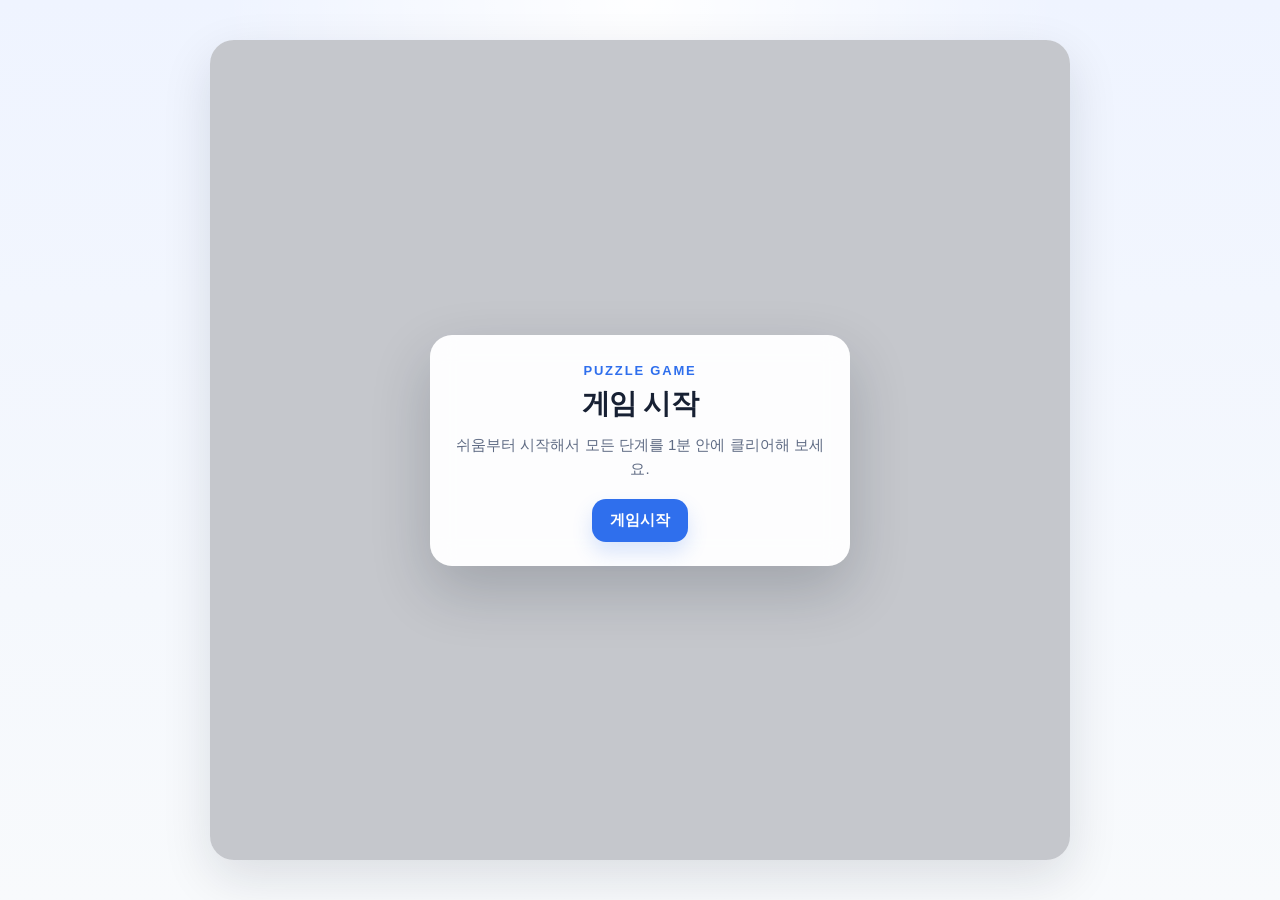
<file: Day02/puzzle_game_new/index.html>
<!DOCTYPE html>
<html lang="ko">
<head>
  <meta charset="UTF-8" />
  <meta name="viewport" content="width=device-width, initial-scale=1.0" />
  <title>단계형 퍼즐 게임</title>
  <link rel="stylesheet" href="style.css" />
</head>
<body>
  <main class="app">
    <canvas id="fireworksCanvas" class="fireworks-layer" aria-hidden="true"></canvas>

    <section class="screen screen-start show" id="startScreen" aria-hidden="false">
      <div class="screen-card" role="dialog" aria-modal="true" aria-labelledby="startTitle">
        <p class="screen-kicker">Puzzle Game</p>
        <h1 class="screen-title" id="startTitle">게임 시작</h1>
        <p class="screen-text">
          쉬움부터 시작해서 모든 단계를 1분 안에 클리어해 보세요.
        </p>
        <button class="screen-button" id="startButton" type="button">게임시작</button>
      </div>
    </section>

    <section class="screen screen-result" id="resultScreen" aria-hidden="true">
      <div class="screen-card" role="dialog" aria-modal="true" aria-labelledby="resultTitle">
        <p class="screen-kicker" id="resultKicker">결과</p>
        <h2 class="screen-title" id="resultTitle">축하합니다. 시간 안에 클리어 하셨습니다.</h2>
        <p class="screen-text" id="resultText">모든 레벨을 완성했습니다.</p>
        <button class="screen-button" id="resultButton" type="button">다시 시작</button>
      </div>
    </section>

    <section class="game hidden" id="gameArea" aria-label="퍼즐 게임">
      <header class="hero">
        <p class="eyebrow">Vibe Coding Puzzle</p>
        <h2 class="game-title">단계형 퍼즐 게임</h2>
        <p class="game-subtitle">
          같은 그림 2장을 찾아 단계별로 클리어하세요.
        </p>
      </header>

      <section class="toolbar" aria-label="게임 정보">
        <div class="stats">
          <div class="stat">시도 횟수: <span id="attemptCount">0</span></div>
          <div class="stat">단계: <span id="stageCount">쉬움 1/4</span></div>
          <div class="stat time">남은 시간: <span class="time-value" id="timeLeftCount">01:00</span></div>
          <div class="stat">점수: <span id="scoreCount">0</span></div>
        </div>
        <button class="restart-button" id="restartButton" type="button">처음 화면</button>
      </section>

      <section class="board" id="board" aria-label="퍼즐 보드"></section>

      <p class="message" id="message">시작 버튼을 눌러 게임을 시작하세요.</p>
    </section>
  </main>

  <script src="script.js"></script>
</body>
</html>
</file>
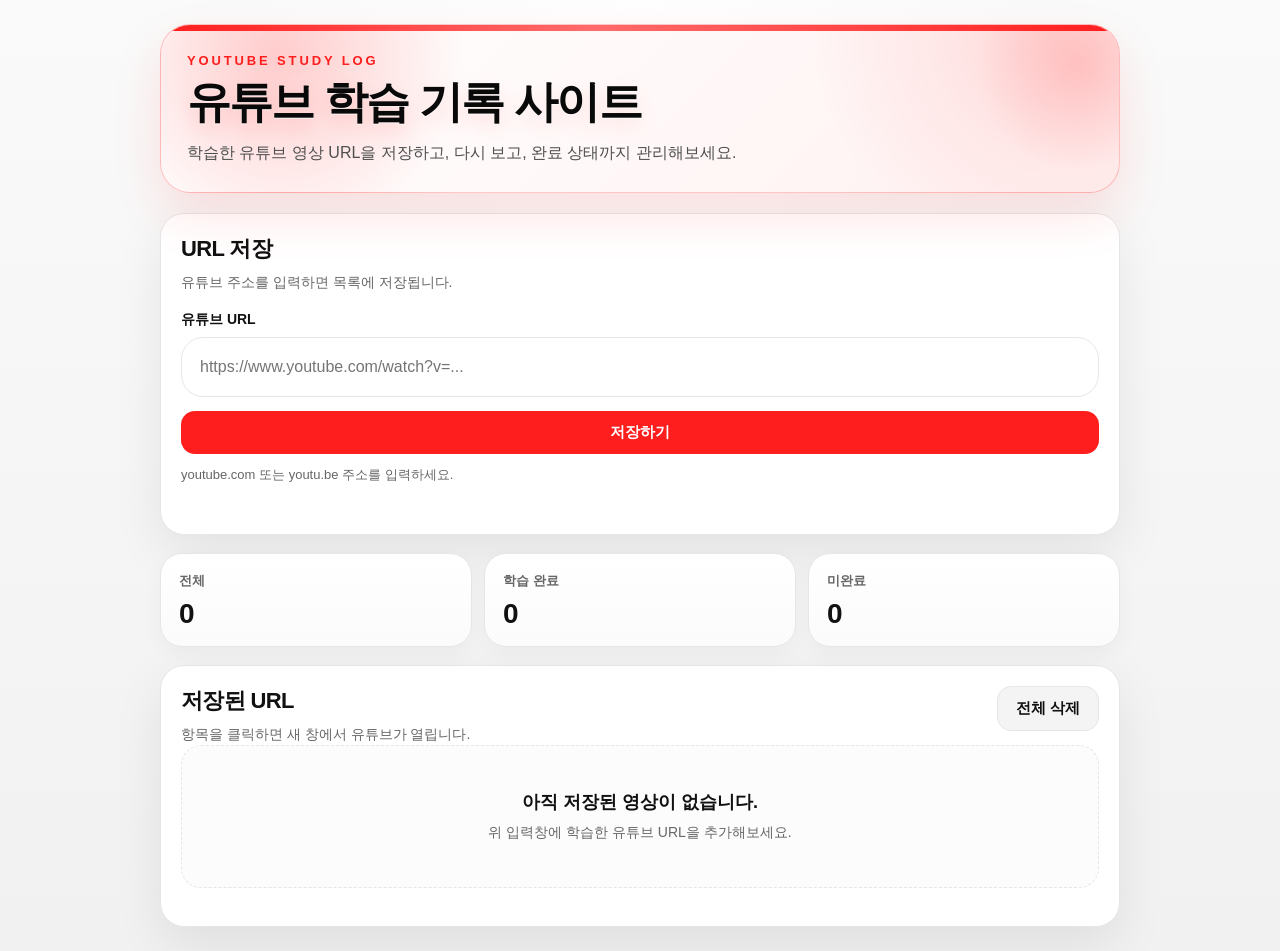
<file: Day02/youtube_log/index.html>
<!DOCTYPE html>
<html lang="ko">
<head>
  <meta charset="UTF-8" />
  <meta name="viewport" content="width=device-width, initial-scale=1.0" />
  <title>유튜브 학습 기록 사이트</title>
  <link rel="icon" href="favicon.ico" sizes="any" />
  <link rel="icon" type="image/png" href="favicon.png" />
  <link rel="stylesheet" href="style.css" />
</head>
<body>
  <main class="app">
    <section class="hero">
      <p class="eyebrow">YouTube Study Log</p>
      <h1 class="title">유튜브 학습 기록 사이트</h1>
      <p class="subtitle">학습한 유튜브 영상 URL을 저장하고, 다시 보고, 완료 상태까지 관리해보세요.</p>
    </section>

    <section class="panel input-panel" aria-labelledby="inputTitle">
      <div class="panel-header">
        <h2 id="inputTitle">URL 저장</h2>
        <p>유튜브 주소를 입력하면 목록에 저장됩니다.</p>
      </div>

      <form id="urlForm" class="url-form">
        <label class="field">
          <span class="field-label">유튜브 URL</span>
          <input
            id="urlInput"
            type="text"
            inputmode="url"
            placeholder="https://www.youtube.com/watch?v=..."
            autocomplete="off"
            spellcheck="false"
            required
          />
        </label>

        <button class="primary-button" type="submit">저장하기</button>
      </form>

      <p class="hint" id="helperText">youtube.com 또는 youtu.be 주소를 입력하세요.</p>
      <p class="error-message" id="errorMessage" aria-live="polite"></p>
    </section>

    <section class="stats" aria-label="기록 현황">
      <article class="stat-card">
        <span class="stat-label">전체</span>
        <strong class="stat-value" id="totalCount">0</strong>
      </article>
      <article class="stat-card">
        <span class="stat-label">학습 완료</span>
        <strong class="stat-value" id="doneCount">0</strong>
      </article>
      <article class="stat-card">
        <span class="stat-label">미완료</span>
        <strong class="stat-value" id="todoCount">0</strong>
      </article>
    </section>

    <section class="panel list-panel" aria-labelledby="listTitle">
      <div class="panel-header list-header">
        <div>
          <h2 id="listTitle">저장된 URL</h2>
          <p>항목을 클릭하면 새 창에서 유튜브가 열립니다.</p>
        </div>
        <button class="ghost-button" id="clearAllButton" type="button">전체 삭제</button>
      </div>

      <div class="empty-state" id="emptyState">
        <p class="empty-title">아직 저장된 영상이 없습니다.</p>
        <p class="empty-text">위 입력창에 학습한 유튜브 URL을 추가해보세요.</p>
      </div>

      <ul class="log-list" id="logList" aria-live="polite"></ul>
    </section>
  </main>

  <script src="script.js"></script>
</body>
</html>
</file>
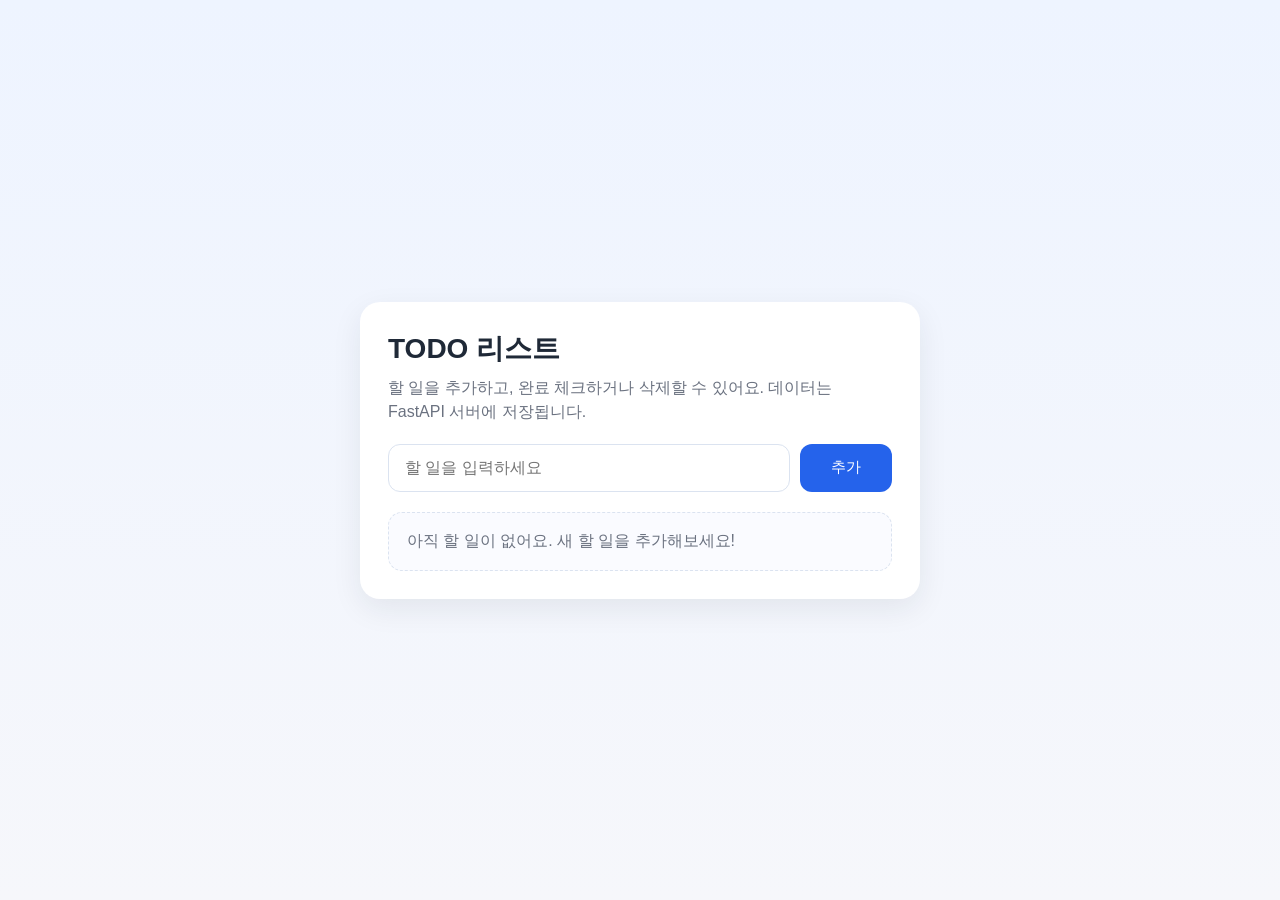
<file: Day01/todo.html>
<!DOCTYPE html>
<html lang="ko">
<head>
  <meta charset="UTF-8" />
  <meta name="viewport" content="width=device-width, initial-scale=1.0" />
  <title>간단한 TODO 리스트</title>
  <style>
    :root {
      --bg: #f6f7fb;
      --card: #ffffff;
      --text: #1f2937;
      --muted: #6b7280;
      --primary: #2563eb;
      --primary-dark: #1d4ed8;
      --danger: #ef4444;
      --border: #dbe3f0;
      --done: #9ca3af;
      --done-bg: #f3f4f6;
      --shadow: 0 10px 30px rgba(31, 41, 55, 0.08);
    }

    * {
      box-sizing: border-box;
    }

    body {
      margin: 0;
      font-family: Arial, Helvetica, sans-serif;
      background: linear-gradient(180deg, #eef4ff 0%, var(--bg) 100%);
      color: var(--text);
      min-height: 100vh;
      display: flex;
      align-items: center;
      justify-content: center;
      padding: 24px;
    }

    .container {
      width: 100%;
      max-width: 560px;
      background: var(--card);
      border-radius: 20px;
      box-shadow: var(--shadow);
      padding: 28px;
    }

    h1 {
      margin: 0 0 8px;
      font-size: 28px;
    }

    p {
      margin: 0 0 20px;
      color: var(--muted);
      line-height: 1.5;
    }

    .input-area {
      display: flex;
      gap: 10px;
      margin-bottom: 20px;
    }

    input[type="text"] {
      flex: 1;
      padding: 14px 16px;
      font-size: 16px;
      border: 1px solid var(--border);
      border-radius: 12px;
      outline: none;
    }

    input[type="text"]:focus {
      border-color: var(--primary);
      box-shadow: 0 0 0 3px rgba(37, 99, 235, 0.12);
    }

    button {
      border: none;
      border-radius: 12px;
      padding: 14px 16px;
      font-size: 15px;
      cursor: pointer;
      transition: 0.2s ease;
    }

    .add-btn {
      background: var(--primary);
      color: white;
      min-width: 92px;
    }

    .add-btn:hover {
      background: var(--primary-dark);
    }

    ul {
      list-style: none;
      padding: 0;
      margin: 0;
      display: grid;
      gap: 12px;
    }

    li {
      display: flex;
      align-items: center;
      justify-content: space-between;
      gap: 12px;
      padding: 14px 16px;
      border: 1px solid var(--border);
      border-radius: 14px;
      background: #fff;
    }

    .todo-text {
      flex: 1;
      word-break: break-word;
      line-height: 1.5;
    }

    .done .todo-text {
      text-decoration: line-through;
      color: var(--done);
    }

    .done {
      background: var(--done-bg);
    }

    .actions {
      display: flex;
      gap: 8px;
      flex-shrink: 0;
    }

    .check-btn {
      background: #10b981;
      color: white;
    }

    .check-btn:hover {
      background: #059669;
    }

    .delete-btn {
      background: var(--danger);
      color: white;
    }

    .delete-btn:hover {
      background: #dc2626;
    }

    .empty {
      padding: 18px;
      text-align: center;
      color: var(--muted);
      border: 1px dashed var(--border);
      border-radius: 14px;
      background: #fafbff;
    }

    @media (max-width: 480px) {
      .container {
        padding: 20px;
      }

      .input-area {
        flex-direction: column;
      }

      button {
        width: 100%;
      }

      li {
        flex-direction: column;
        align-items: stretch;
      }

      .actions {
        width: 100%;
      }

      .actions button {
        flex: 1;
      }
    }
  </style>
</head>
<body>
  <main class="container">
    <h1>TODO 리스트</h1>
    <p>할 일을 추가하고, 완료 체크하거나 삭제할 수 있어요. 데이터는 FastAPI 서버에 저장됩니다.</p>

    <div class="input-area">
      <input id="todoInput" type="text" placeholder="할 일을 입력하세요" />
      <button class="add-btn" id="addBtn">추가</button>
    </div>

    <ul id="todoList">
      <li class="empty" id="emptyMessage">아직 할 일이 없어요. 새 할 일을 추가해보세요!</li>
    </ul>
  </main>

  <script>
    // FastAPI 서버 주소
    const API_BASE_URL = "http://127.0.0.1:8000";

    // HTML 요소 가져오기
    const todoInput = document.getElementById("todoInput");
    const addBtn = document.getElementById("addBtn");
    const todoList = document.getElementById("todoList");
    const emptyMessage = document.getElementById("emptyMessage");

    // 목록이 비어 있을 때 보여줄 안내 문구
    function showEmptyMessage() {
      const message = document.createElement("li");
      message.className = "empty";
      message.id = "emptyMessage";
      message.textContent = "아직 할 일이 없어요. 새 할 일을 추가해보세요!";
      todoList.appendChild(message);
    }

    // 기존 목록을 모두 지우는 함수
    function clearTodoList() {
      todoList.innerHTML = "";
    }

    // TODO 한 개를 화면에 그리는 함수
    function renderTodo(todo) {
      const li = document.createElement("li");
      li.dataset.id = todo.id;

      if (todo.completed) {
        li.classList.add("done");
      }

      const span = document.createElement("span");
      span.className = "todo-text";
      span.textContent = todo.title;

      const actions = document.createElement("div");
      actions.className = "actions";

      const checkBtn = document.createElement("button");
      checkBtn.className = "check-btn";
      checkBtn.textContent = todo.completed ? "취소" : "완료";

      const deleteBtn = document.createElement("button");
      deleteBtn.className = "delete-btn";
      deleteBtn.textContent = "삭제";

      // 완료 버튼: API에 상태 변경 요청
      checkBtn.addEventListener("click", async function () {
        const nextCompleted = !todo.completed;

        try {
          const response = await fetch(`${API_BASE_URL}/todos/${todo.id}`, {
            method: "PATCH",
            headers: {
              "Content-Type": "application/json"
            },
            body: JSON.stringify({
              completed: nextCompleted
            })
          });

          if (!response.ok) {
            throw new Error("완료 상태 변경 실패");
          }

          const updatedTodo = await response.json();
          todo.completed = updatedTodo.completed;
          li.classList.toggle("done", todo.completed);
          checkBtn.textContent = todo.completed ? "취소" : "완료";
        } catch (error) {
          alert("완료 상태를 변경하지 못했습니다.");
          console.error(error);
        }
      });

      // 삭제 버튼: API에 삭제 요청
      deleteBtn.addEventListener("click", async function () {
        try {
          const response = await fetch(`${API_BASE_URL}/todos/${todo.id}`, {
            method: "DELETE"
          });

          if (!response.ok && response.status !== 204) {
            throw new Error("삭제 실패");
          }

          li.remove();

          if (todoList.children.length === 0) {
            showEmptyMessage();
          }
        } catch (error) {
          alert("할 일을 삭제하지 못했습니다.");
          console.error(error);
        }
      });

      actions.appendChild(checkBtn);
      actions.appendChild(deleteBtn);
      li.appendChild(span);
      li.appendChild(actions);
      todoList.appendChild(li);
    }

    // API에서 목록을 가져오는 함수
    async function loadTodos() {
      try {
        const response = await fetch(`${API_BASE_URL}/todos`);

        if (!response.ok) {
          throw new Error("목록 조회 실패");
        }

        const todos = await response.json();
        clearTodoList();

        if (todos.length === 0) {
          showEmptyMessage();
          return;
        }

        todos.forEach(renderTodo);
      } catch (error) {
        clearTodoList();
        showEmptyMessage();
        alert("할 일 목록을 불러오지 못했습니다. FastAPI 서버가 실행 중인지 확인해 주세요.");
        console.error(error);
      }
    }

    // 할 일을 추가하는 함수
    async function addTodo() {
      const text = todoInput.value.trim();

      // 입력값이 없으면 아무것도 하지 않음
      if (text === "") {
        alert("할 일을 입력해 주세요.");
        todoInput.focus();
        return;
      }

      try {
        const response = await fetch(`${API_BASE_URL}/todos`, {
          method: "POST",
          headers: {
            "Content-Type": "application/json"
          },
          body: JSON.stringify({
            title: text
          })
        });

        if (!response.ok) {
          throw new Error("추가 실패");
        }

        const newTodo = await response.json();

        if (emptyMessage) {
          emptyMessage.remove();
        }

        renderTodo(newTodo);

        // 입력창 초기화
        todoInput.value = "";
        todoInput.focus();
      } catch (error) {
        alert("할 일을 추가하지 못했습니다. FastAPI 서버를 확인해 주세요.");
        console.error(error);
      }
    }

    // 추가 버튼 클릭 시 실행
    addBtn.addEventListener("click", addTodo);

    // Enter 키를 누르면 추가
    todoInput.addEventListener("keydown", function (event) {
      if (event.key === "Enter") {
        addTodo();
      }
    });

    // 페이지가 열리면 목록을 한 번 불러오기
    loadTodos();
  </script>
</body>
</html>
</file>
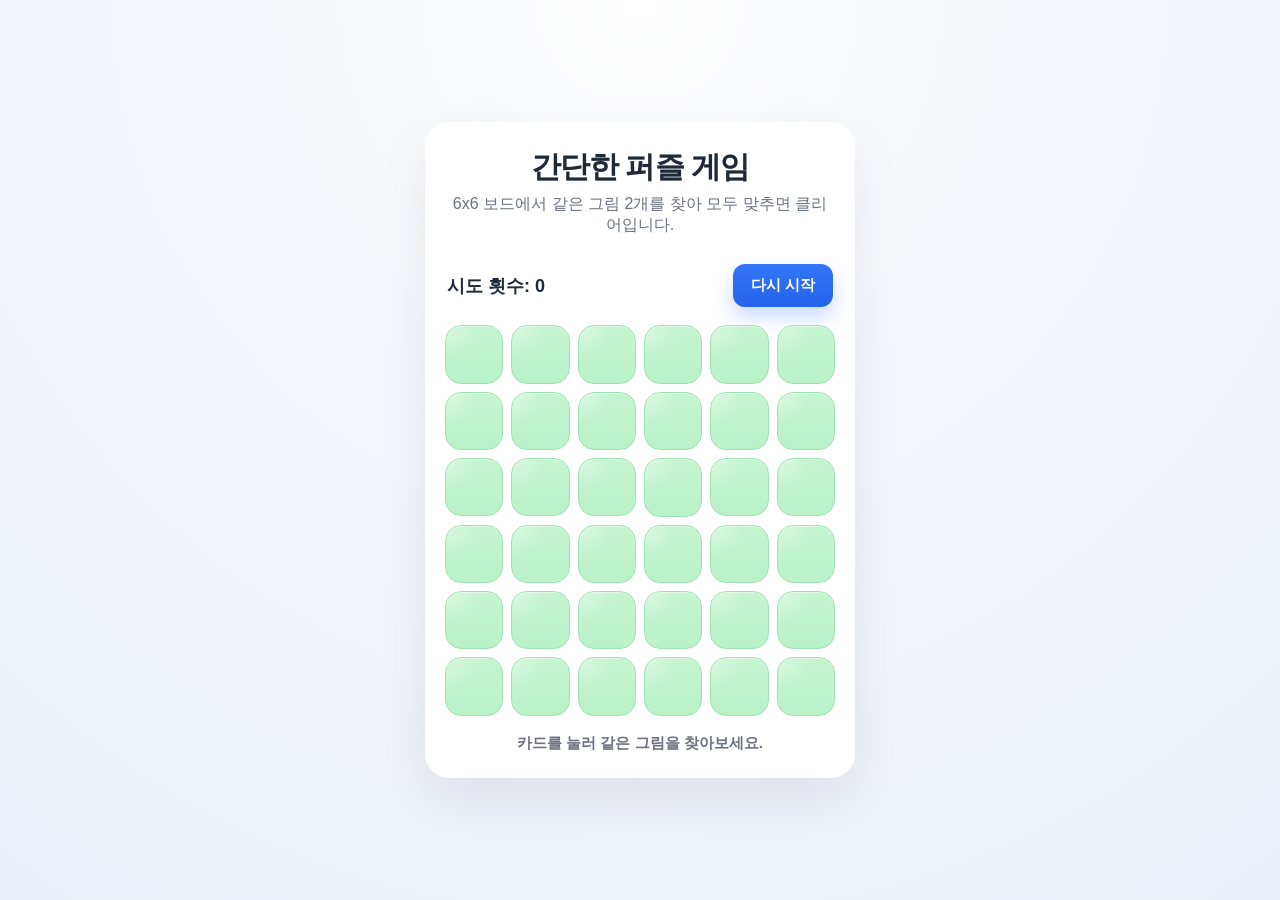
<file: Day01/puzzle_game/index_6x6.html>
<!DOCTYPE html>
<html lang="ko">
<head>
  <meta charset="UTF-8" />
  <meta name="viewport" content="width=device-width, initial-scale=1.0" />
  <title>간단한 퍼즐 게임</title>
  <style>
    :root {
      --bg: #f4f6fb;
      --panel: #ffffff;
      --text: #1f2937;
      --muted: #6b7280;
      --tile: #baf2c8;
      --tile-border: #9fe3b3;
      --tile-open: #fdfefe;
      --tile-open-border: #9ed2ff;
      --tile-matched: #d9f8e0;
      --accent: #2563eb;
      --accent-dark: #1d4ed8;
      --shadow: 0 20px 50px rgba(31, 41, 55, 0.08);
    }

    * {
      box-sizing: border-box;
    }

    body {
      margin: 0;
      min-height: 100vh;
      display: grid;
      place-items: center;
      padding: 24px;
      font-family: Arial, Helvetica, sans-serif;
      color: var(--text);
      background:
        radial-gradient(circle at top, rgba(255, 255, 255, 0.95), rgba(244, 246, 251, 0.95) 35%, rgba(235, 240, 248, 1) 100%);
    }

    .game-shell {
      position: relative;
      width: min(100%, 430px);
      background: var(--panel);
      border-radius: 24px;
      box-shadow: var(--shadow);
      padding: 28px 20px 22px;
      overflow: hidden;
    }

    .title {
      margin: 0;
      text-align: center;
      font-size: 30px;
      line-height: 1.15;
      letter-spacing: -0.03em;
    }

    .subtitle {
      margin: 10px 0 0;
      text-align: center;
      color: var(--muted);
      font-size: 16px;
    }

    .topbar {
      display: flex;
      align-items: center;
      justify-content: space-between;
      gap: 12px;
      margin: 28px 2px 18px;
    }

    .attempts {
      font-size: 18px;
      font-weight: 700;
    }

    .restart-btn {
      border: 0;
      border-radius: 12px;
      background: linear-gradient(180deg, #3476f6, var(--accent));
      color: white;
      padding: 12px 18px;
      font-size: 15px;
      font-weight: 700;
      cursor: pointer;
      box-shadow: 0 10px 20px rgba(37, 99, 235, 0.24);
      transition: transform 0.16s ease, box-shadow 0.16s ease, filter 0.16s ease;
    }

    .restart-btn:hover {
      transform: translateY(-1px);
      box-shadow: 0 12px 22px rgba(37, 99, 235, 0.28);
      filter: brightness(1.02);
    }

    .restart-btn:active {
      transform: translateY(0);
    }

    .board {
      display: grid;
      grid-template-columns: repeat(6, 1fr);
      gap: 8px;
    }

    .card {
      aspect-ratio: 1 / 1;
      border: 1px solid var(--tile-border);
      border-radius: 16px;
      background: linear-gradient(180deg, #c5f4d0, var(--tile));
      display: grid;
      place-items: center;
      font-size: clamp(2rem, 6vw, 2.5rem);
      cursor: pointer;
      user-select: none;
      box-shadow: inset 0 1px 0 rgba(255, 255, 255, 0.45);
      transition:
        transform 0.16s ease,
        background 0.16s ease,
        border-color 0.16s ease,
        box-shadow 0.16s ease;
      position: relative;
      overflow: hidden;
    }

    .card::after {
      content: "";
      position: absolute;
      inset: 0;
      background: radial-gradient(circle at top left, rgba(255, 255, 255, 0.4), transparent 40%);
      pointer-events: none;
    }

    .card:hover {
      transform: translateY(-2px);
    }

    .card.open {
      background: linear-gradient(180deg, #ffffff, #f3f8ff);
      border-color: var(--tile-open-border);
      box-shadow: 0 12px 24px rgba(37, 99, 235, 0.08);
    }

    .card.matched {
      background: linear-gradient(180deg, #e8fce9, var(--tile-matched));
      border-color: #8bd6a2;
      cursor: default;
      transform: none;
    }

    .card.hidden {
      color: transparent;
      text-shadow: none;
    }

    .footer-message {
      margin: 18px 0 0;
      text-align: center;
      font-size: 15px;
      font-weight: 700;
      min-height: 1.5em;
    }

    .footer-message.win {
      color: #1f6d37;
    }

    .fireworks-layer {
      position: absolute;
      inset: 0;
      pointer-events: none;
      z-index: 2;
    }

    .content-layer {
      position: relative;
      z-index: 1;
    }

    .footer-message.hint {
      color: var(--muted);
      font-weight: 600;
    }

    @media (max-width: 420px) {
      .game-shell {
        padding: 24px 16px 18px;
      }

      .title {
        font-size: 26px;
      }

      .subtitle {
        font-size: 14px;
      }

      .topbar {
        margin-top: 22px;
      }

      .attempts {
        font-size: 16px;
      }

      .restart-btn {
        padding: 11px 14px;
        font-size: 14px;
      }

      .board {
        gap: 6px;
      }
    }
  </style>
</head>
<body>
  <main class="game-shell">
    <canvas id="fireworksCanvas" class="fireworks-layer" aria-hidden="true"></canvas>
    <div class="content-layer">
      <h1 class="title">간단한 퍼즐 게임</h1>
      <p class="subtitle">6x6 보드에서 같은 그림 2개를 찾아 모두 맞추면 클리어입니다.</p>

      <div class="topbar" aria-live="polite">
        <div class="attempts">시도 횟수: <span id="attemptCount">0</span></div>
        <button id="restartBtn" class="restart-btn" type="button">다시 시작</button>
      </div>

      <section class="board" id="board" aria-label="퍼즐 보드"></section>

      <p id="message" class="footer-message hint">카드를 눌러 같은 그림을 찾아보세요.</p>
    </div>
  </main>

  <script>
    const board_el = document.getElementById("board");
    const attempt_count_el = document.getElementById("attemptCount");
    const message_el = document.getElementById("message");
    const restart_btn = document.getElementById("restartBtn");
    const fireworks_canvas = document.getElementById("fireworksCanvas");
    const fireworks_context = fireworks_canvas.getContext("2d");

    const card_icons = ["🍇", "🍓", "🥝", "🍑", "🍉", "🍒", "🍊", "🍋", "🍎", "🍐", "🍍", "🥭", "🍈", "🫐", "🍌", "🍏", "🍅", "🥥"];

    // 게임 상태를 한 곳에 모아두면, 어디서 어떤 값이 바뀌는지 추적하기 쉽다.
    const game_state = {
      deck: [],
      first_card: null,
      second_card: null,
      is_locked: false,
      matched_pairs: 0,
      attempt_count: 0,
      fireworks_frame: null,
      fireworks_particles: [],
      fireworks_timers: []
    };

    function shuffle_array(array) {
      // 원본 배열은 그대로 두고, 섞을 복사본을 만든다.
      const copied_array = [...array];

      // Fisher-Yates 셔플 방식:
      // 배열 뒤에서부터 하나씩 랜덤한 위치의 값과 바꿔서 완전히 섞는다.
      for (let index = copied_array.length - 1; index > 0; index -= 1) {
        // 0부터 index까지의 범위에서 랜덤한 인덱스를 고른다.
        const random_index = Math.floor(Math.random() * (index + 1));

        // 현재 위치와 랜덤 위치의 값을 서로 바꾼다.
        [copied_array[index], copied_array[random_index]] = [copied_array[random_index], copied_array[index]];
      }

      return copied_array;
    }

    function update_attempt_count() {
      attempt_count_el.textContent = String(game_state.attempt_count);
    }

    function set_status_message(text, class_name = "hint") {
      message_el.textContent = text;
      message_el.className = `footer-message ${class_name}`;
    }

    function clear_board() {
      board_el.innerHTML = "";
    }

    function reset_turn_state() {
      game_state.first_card = null;
      game_state.second_card = null;
      game_state.is_locked = false;
    }

    function open_card(card_element) {
      // 카드가 보이도록 상태 클래스를 바꾸고 그림을 표시한다.
      card_element.classList.remove("hidden");
      card_element.classList.add("open");
      card_element.textContent = card_element.dataset.icon;
    }

    function close_card(card_element) {
      // 다시 숨길 때는 그림을 지우고 숨김 상태로 되돌린다.
      card_element.classList.remove("open");
      card_element.classList.add("hidden");
      card_element.textContent = "";
    }

    function fix_card_as_matched(card_element) {
      // 정답으로 맞춘 카드는 더 이상 클릭되지 않도록 matched 상태를 유지한다.
      card_element.classList.remove("open");
      card_element.classList.add("matched");
      card_element.textContent = card_element.dataset.icon;
    }

    function is_game_cleared() {
      return game_state.matched_pairs === card_icons.length;
    }

    function show_clear_message() {
      set_status_message("축하합니다. 게임 클리어입니다.", "win");
    }

    function handle_game_clear() {
      show_clear_message();
      start_fireworks();
    }

    function check_game_clear() {
      if (is_game_cleared()) {
        handle_game_clear();
      }
    }

    function resize_fireworks_canvas() {
      // 캔버스는 실제 픽셀 크기와 CSS 크기가 다를 수 있어서 맞춰준다.
      const canvas_rect = fireworks_canvas.getBoundingClientRect();
      const device_scale = window.devicePixelRatio || 1;

      fireworks_canvas.width = canvas_rect.width * device_scale;
      fireworks_canvas.height = canvas_rect.height * device_scale;
      fireworks_context.setTransform(device_scale, 0, 0, device_scale, 0, 0);
    }

    function create_firework_burst() {
      const canvas_rect = fireworks_canvas.getBoundingClientRect();
      const burst_count = 10;
      const center_x = Math.random() * canvas_rect.width * 0.8 + canvas_rect.width * 0.1;
      const center_y = Math.random() * canvas_rect.height * 0.45 + canvas_rect.height * 0.1;
      const colors = ["#ff4d6d", "#ffd166", "#7cdb8a", "#5aa9ff", "#b56bff"];

      // 한 번의 폭죽은 여러 개의 점으로 퍼지게 만든다.
      for (let index = 0; index < burst_count; index += 1) {
        const angle = (Math.PI * 2 * index) / burst_count;
        const speed = 2.5 + Math.random() * 3.5;

        game_state.fireworks_particles.push({
          x: center_x,
          y: center_y,
          vx: Math.cos(angle) * speed,
          vy: Math.sin(angle) * speed,
          gravity: 0.045 + Math.random() * 0.03,
          life: 80 + Math.random() * 18,
          max_life: 80 + Math.random() * 18,
          color: colors[Math.floor(Math.random() * colors.length)],
          size: 2 + Math.random() * 2.5
        });
      }
    }

    function clear_fireworks_canvas() {
      const canvas_rect = fireworks_canvas.getBoundingClientRect();
      fireworks_context.clearRect(0, 0, canvas_rect.width, canvas_rect.height);
    }

    function draw_fireworks_frame() {
      clear_fireworks_canvas();

      // 수명이 남아 있는 폭죽만 남긴다.
      game_state.fireworks_particles = game_state.fireworks_particles.filter((particle) => particle.life > 0);

      game_state.fireworks_particles.forEach((particle) => {
        particle.x += particle.vx;
        particle.y += particle.vy;
        particle.vy += particle.gravity;
        particle.life -= 1;

        const alpha = Math.max(particle.life / particle.max_life, 0);

        fireworks_context.beginPath();
        fireworks_context.globalAlpha = alpha;
        fireworks_context.fillStyle = particle.color;
        fireworks_context.arc(particle.x, particle.y, particle.size, 0, Math.PI * 2);
        fireworks_context.fill();
      });

      fireworks_context.globalAlpha = 1;

      // 더 그릴 점이 없으면 애니메이션을 끝낸다.
      if (game_state.fireworks_particles.length === 0) {
        game_state.fireworks_frame = null;
        clear_fireworks_canvas();
        return;
      }

      game_state.fireworks_frame = window.requestAnimationFrame(draw_fireworks_frame);
    }

    function start_fireworks() {
      // 중복 실행을 막기 위해 기존 타이머와 애니메이션을 먼저 정리한다.
      stop_fireworks();
      resize_fireworks_canvas();

      // 여러 번 터뜨리면 화면이 더 풍성해 보인다.
      for (let index = 0; index < 8; index += 1) {
        const timer_id = window.setTimeout(create_firework_burst, index * 180);
        game_state.fireworks_timers.push(timer_id);
      }

      game_state.fireworks_frame = window.requestAnimationFrame(draw_fireworks_frame);
    }

    function stop_fireworks() {
      game_state.fireworks_particles = [];

      // 예약된 폭죽 타이머를 모두 취소한다.
      game_state.fireworks_timers.forEach((timer_id) => {
        window.clearTimeout(timer_id);
      });
      game_state.fireworks_timers = [];

      if (game_state.fireworks_frame !== null) {
        window.cancelAnimationFrame(game_state.fireworks_frame);
        game_state.fireworks_frame = null;
      }

      clear_fireworks_canvas();
    }

    function render_card(icon) {
      const card_button = document.createElement("button");
      card_button.type = "button";
      card_button.className = "card hidden";
      card_button.setAttribute("aria-label", "카드");
      card_button.dataset.icon = icon;
      card_button.textContent = "";
      card_button.addEventListener("click", handle_card_click);
      return card_button;
    }

    function render_board() {
      clear_board();
      game_state.deck = shuffle_array([...card_icons, ...card_icons]);
      game_state.deck.forEach((icon) => {
        board_el.appendChild(render_card(icon));
      });
    }

    function handle_match() {
      fix_card_as_matched(game_state.first_card);
      fix_card_as_matched(game_state.second_card);
      game_state.matched_pairs += 1;

      // 잠깐 기다렸다가 다음 턴 상태로 돌아간다.
      window.setTimeout(() => {
        reset_turn_state();
        check_game_clear();
      }, 180);
    }

    function handle_mismatch() {
      // 틀린 경우 잠깐 보여준 뒤 다시 뒤집는다.
      window.setTimeout(() => {
        close_card(game_state.first_card);
        close_card(game_state.second_card);
        reset_turn_state();
      }, 650);
    }

    function select_second_card(card_element) {
      game_state.second_card = card_element;
      game_state.is_locked = true;
      game_state.attempt_count += 1;
      update_attempt_count();
    }

    function handle_card_click(event) {
      const card_element = event.currentTarget;

      // 이미 처리 중이거나, 정답 카드이거나, 같은 카드를 다시 누른 경우는 무시한다.
      if (
        game_state.is_locked ||
        card_element.classList.contains("matched") ||
        card_element === game_state.first_card
      ) {
        return;
      }

      open_card(card_element);

      if (game_state.first_card === null) {
        game_state.first_card = card_element;
        return;
      }

      select_second_card(card_element);

      const is_match = game_state.first_card.dataset.icon === game_state.second_card.dataset.icon;

      if (is_match) {
        handle_match();
        return;
      }

      handle_mismatch();
    }

    function reset_game() {
      game_state.attempt_count = 0;
      game_state.matched_pairs = 0;
      game_state.deck = [];

      update_attempt_count();
      reset_turn_state();
      set_status_message("카드를 눌러 같은 그림을 찾아보세요.", "hint");
      stop_fireworks();
      render_board();
    }

    restart_btn.addEventListener("click", reset_game);
    window.addEventListener("resize", resize_fireworks_canvas);

    resize_fireworks_canvas();
    reset_game();
  </script>
</body>
</html>
</file>
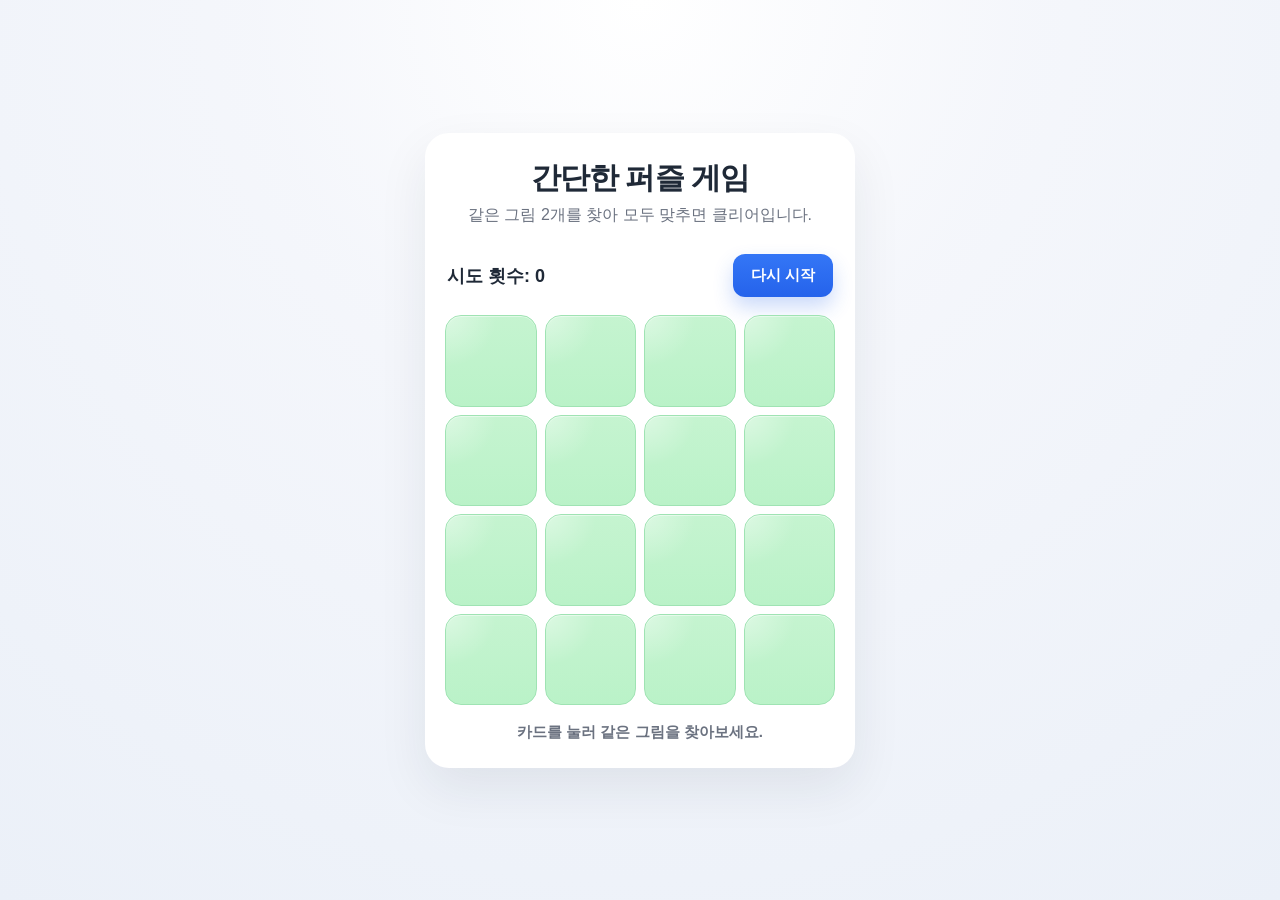
<file: Day01/puzzle_game/index_origin.html>
<!DOCTYPE html>
<html lang="ko">
<head>
  <meta charset="UTF-8" />
  <meta name="viewport" content="width=device-width, initial-scale=1.0" />
  <title>간단한 퍼즐 게임</title>
  <style>
    :root {
      --bg: #f4f6fb;
      --panel: #ffffff;
      --text: #1f2937;
      --muted: #6b7280;
      --tile: #baf2c8;
      --tile-border: #9fe3b3;
      --tile-open: #fdfefe;
      --tile-open-border: #9ed2ff;
      --tile-matched: #d9f8e0;
      --accent: #2563eb;
      --accent-dark: #1d4ed8;
      --shadow: 0 20px 50px rgba(31, 41, 55, 0.08);
    }

    * {
      box-sizing: border-box;
    }

    body {
      margin: 0;
      min-height: 100vh;
      display: grid;
      place-items: center;
      padding: 24px;
      font-family: Arial, Helvetica, sans-serif;
      color: var(--text);
      background:
        radial-gradient(circle at top, rgba(255, 255, 255, 0.95), rgba(244, 246, 251, 0.95) 35%, rgba(235, 240, 248, 1) 100%);
    }

    .game-shell {
      position: relative;
      width: min(100%, 430px);
      background: var(--panel);
      border-radius: 24px;
      box-shadow: var(--shadow);
      padding: 28px 20px 22px;
      overflow: hidden;
    }

    .title {
      margin: 0;
      text-align: center;
      font-size: 30px;
      line-height: 1.15;
      letter-spacing: -0.03em;
    }

    .subtitle {
      margin: 10px 0 0;
      text-align: center;
      color: var(--muted);
      font-size: 16px;
    }

    .topbar {
      display: flex;
      align-items: center;
      justify-content: space-between;
      gap: 12px;
      margin: 28px 2px 18px;
    }

    .attempts {
      font-size: 18px;
      font-weight: 700;
    }

    .restart-btn {
      border: 0;
      border-radius: 12px;
      background: linear-gradient(180deg, #3476f6, var(--accent));
      color: white;
      padding: 12px 18px;
      font-size: 15px;
      font-weight: 700;
      cursor: pointer;
      box-shadow: 0 10px 20px rgba(37, 99, 235, 0.24);
      transition: transform 0.16s ease, box-shadow 0.16s ease, filter 0.16s ease;
    }

    .restart-btn:hover {
      transform: translateY(-1px);
      box-shadow: 0 12px 22px rgba(37, 99, 235, 0.28);
      filter: brightness(1.02);
    }

    .restart-btn:active {
      transform: translateY(0);
    }

    .board {
      display: grid;
      grid-template-columns: repeat(4, 1fr);
      gap: 8px;
    }

    .card {
      aspect-ratio: 1 / 1;
      border: 1px solid var(--tile-border);
      border-radius: 16px;
      background: linear-gradient(180deg, #c5f4d0, var(--tile));
      display: grid;
      place-items: center;
      font-size: clamp(2rem, 6vw, 2.5rem);
      cursor: pointer;
      user-select: none;
      box-shadow: inset 0 1px 0 rgba(255, 255, 255, 0.45);
      transition:
        transform 0.16s ease,
        background 0.16s ease,
        border-color 0.16s ease,
        box-shadow 0.16s ease;
      position: relative;
      overflow: hidden;
    }

    .card::after {
      content: "";
      position: absolute;
      inset: 0;
      background: radial-gradient(circle at top left, rgba(255, 255, 255, 0.4), transparent 40%);
      pointer-events: none;
    }

    .card:hover {
      transform: translateY(-2px);
    }

    .card.open {
      background: linear-gradient(180deg, #ffffff, #f3f8ff);
      border-color: var(--tile-open-border);
      box-shadow: 0 12px 24px rgba(37, 99, 235, 0.08);
    }

    .card.matched {
      background: linear-gradient(180deg, #e8fce9, var(--tile-matched));
      border-color: #8bd6a2;
      cursor: default;
      transform: none;
    }

    .card.hidden {
      color: transparent;
      text-shadow: none;
    }

    .footer-message {
      margin: 18px 0 0;
      text-align: center;
      font-size: 15px;
      font-weight: 700;
      min-height: 1.5em;
    }

    .footer-message.win {
      color: #1f6d37;
    }

    .fireworks-layer {
      position: absolute;
      inset: 0;
      pointer-events: none;
      z-index: 2;
    }

    .content-layer {
      position: relative;
      z-index: 1;
    }

    .footer-message.hint {
      color: var(--muted);
      font-weight: 600;
    }

    @media (max-width: 420px) {
      .game-shell {
        padding: 24px 16px 18px;
      }

      .title {
        font-size: 26px;
      }

      .subtitle {
        font-size: 14px;
      }

      .topbar {
        margin-top: 22px;
      }

      .attempts {
        font-size: 16px;
      }

      .restart-btn {
        padding: 11px 14px;
        font-size: 14px;
      }
    }
  </style>
</head>
<body>
  <main class="game-shell">
    <canvas id="fireworksCanvas" class="fireworks-layer" aria-hidden="true"></canvas>
    <div class="content-layer">
      <h1 class="title">간단한 퍼즐 게임</h1>
      <p class="subtitle">같은 그림 2개를 찾아 모두 맞추면 클리어입니다.</p>

      <div class="topbar" aria-live="polite">
        <div class="attempts">시도 횟수: <span id="attemptCount">0</span></div>
        <button id="restartBtn" class="restart-btn" type="button">다시 시작</button>
      </div>

      <section class="board" id="board" aria-label="퍼즐 보드"></section>

      <p id="message" class="footer-message hint">카드를 눌러 같은 그림을 찾아보세요.</p>
    </div>
  </main>

  <script>
    const board = document.getElementById("board");
    const attemptCountEl = document.getElementById("attemptCount");
    const messageEl = document.getElementById("message");
    const restartBtn = document.getElementById("restartBtn");
    const fireworksCanvas = document.getElementById("fireworksCanvas");
    const fireworksContext = fireworksCanvas.getContext("2d");

    const icons = ["🍇", "🍓", "🥝", "🍑", "🍉", "🍒", "🍊", "🍋"];

    let deck = [];
    let firstCard = null;
    let secondCard = null;
    let locked = false;
    let matchedPairs = 0;
    let attemptCount = 0;
    let fireworksFrame = null;
    let fireworksParticles = [];
    let fireworksRunning = false;

    function shuffle(array) {
      // 원본 배열은 그대로 두고, 섞을 복사본을 만든다.
      const result = [...array];

      // Fisher-Yates 셔플 방식:
      // 배열의 뒤에서부터 하나씩 랜덤한 위치의 값과 바꿔서 완전히 섞는다.
      for (let i = result.length - 1; i > 0; i -= 1) {
        // 0부터 i까지의 범위에서 랜덤한 인덱스를 선택한다.
        const j = Math.floor(Math.random() * (i + 1));

        // 현재 위치 i와 랜덤 위치 j의 값을 서로 교환한다.
        [result[i], result[j]] = [result[j], result[i]];
      }

      // 섞인 새 배열을 반환한다.
      return result;
    }

    function updateAttempts() {
      attemptCountEl.textContent = String(attemptCount);
    }

    function setMessage(text, className = "hint") {
      messageEl.textContent = text;
      messageEl.className = `footer-message ${className}`;
    }

    function hideCard(card) {
      card.classList.remove("open");
      card.classList.add("hidden");
      card.textContent = "";
    }

    function revealCard(card) {
      card.classList.remove("hidden");
      card.classList.add("open");
      card.textContent = card.dataset.icon;
    }

    function markMatched(card) {
      card.classList.remove("open");
      card.classList.add("matched");
      card.textContent = card.dataset.icon;
    }

    function resetTurnState() {
      firstCard = null;
      secondCard = null;
      locked = false;
    }

    function checkForWin() {
      if (matchedPairs === icons.length) {
        setMessage("축하합니다. 게임 클리어입니다.", "win");
        startFireworks();
      }
    }

    function resizeFireworksCanvas() {
      const rect = fireworksCanvas.getBoundingClientRect();
      const scale = window.devicePixelRatio || 1;

      fireworksCanvas.width = rect.width * scale;
      fireworksCanvas.height = rect.height * scale;
      fireworksContext.setTransform(scale, 0, 0, scale, 0, 0);
    }

    function createFireworkBurst() {
      const rect = fireworksCanvas.getBoundingClientRect();
      const burstCount = 10;
      const centerX = Math.random() * rect.width * 0.8 + rect.width * 0.1;
      const centerY = Math.random() * rect.height * 0.45 + rect.height * 0.1;
      const colors = ["#ff4d6d", "#ffd166", "#7cdb8a", "#5aa9ff", "#b56bff"];

      for (let i = 0; i < burstCount; i += 1) {
        const angle = (Math.PI * 2 * i) / burstCount;
        const speed = 2.5 + Math.random() * 3.5;

        fireworksParticles.push({
          x: centerX,
          y: centerY,
          vx: Math.cos(angle) * speed,
          vy: Math.sin(angle) * speed,
          gravity: 0.045 + Math.random() * 0.03,
          life: 80 + Math.random() * 18,
          maxLife: 80 + Math.random() * 18,
          color: colors[Math.floor(Math.random() * colors.length)],
          size: 2 + Math.random() * 2.5
        });
      }
    }

    function drawFireworks() {
      const rect = fireworksCanvas.getBoundingClientRect();
      fireworksContext.clearRect(0, 0, rect.width, rect.height);

      fireworksParticles = fireworksParticles.filter((particle) => particle.life > 0);

      fireworksParticles.forEach((particle) => {
        particle.x += particle.vx;
        particle.y += particle.vy;
        particle.vy += particle.gravity;
        particle.life -= 1;

        const alpha = Math.max(particle.life / particle.maxLife, 0);

        fireworksContext.beginPath();
        fireworksContext.globalAlpha = alpha;
        fireworksContext.fillStyle = particle.color;
        fireworksContext.arc(particle.x, particle.y, particle.size, 0, Math.PI * 2);
        fireworksContext.fill();
      });

      fireworksContext.globalAlpha = 1;

      if (fireworksParticles.length === 0) {
        fireworksRunning = false;
        fireworksFrame = null;
        fireworksContext.clearRect(0, 0, rect.width, rect.height);
        return;
      }

      fireworksFrame = window.requestAnimationFrame(drawFireworks);
    }

    function startFireworks() {
      resizeFireworksCanvas();

      fireworksParticles = [];
      fireworksRunning = true;

      for (let i = 0; i < 8; i += 1) {
        window.setTimeout(createFireworkBurst, i * 180);
      }

      if (!fireworksFrame) {
        fireworksFrame = window.requestAnimationFrame(drawFireworks);
      }
    }

    function stopFireworks() {
      fireworksParticles = [];
      fireworksRunning = false;

      if (fireworksFrame) {
        window.cancelAnimationFrame(fireworksFrame);
        fireworksFrame = null;
      }

      const rect = fireworksCanvas.getBoundingClientRect();
      fireworksContext.clearRect(0, 0, rect.width, rect.height);
    }

    function handleCardClick(event) {
      const card = event.currentTarget;

      if (locked || card.classList.contains("matched") || card === firstCard) {
        return;
      }

      revealCard(card);

      if (!firstCard) {
        firstCard = card;
        return;
      }

      secondCard = card;
      locked = true;
      attemptCount += 1;
      updateAttempts();

      const isMatch = firstCard.dataset.icon === secondCard.dataset.icon;

      if (isMatch) {
        markMatched(firstCard);
        markMatched(secondCard);
        matchedPairs += 1;
        setTimeout(() => {
          resetTurnState();
          checkForWin();
        }, 180);
        return;
      }

      setTimeout(() => {
        hideCard(firstCard);
        hideCard(secondCard);
        resetTurnState();
      }, 650);
    }

    function createCard(icon) {
      const button = document.createElement("button");
      button.type = "button";
      button.className = "card hidden";
      button.setAttribute("aria-label", "카드");
      button.dataset.icon = icon;
      button.textContent = "";
      button.addEventListener("click", handleCardClick);
      return button;
    }

    function buildBoard() {
      board.innerHTML = "";
      deck = shuffle([...icons, ...icons]);

      deck.forEach((icon) => {
        board.appendChild(createCard(icon));
      });
    }

    function resetGame() {
      attemptCount = 0;
      matchedPairs = 0;
      updateAttempts();
      resetTurnState();
      setMessage("카드를 눌러 같은 그림을 찾아보세요.", "hint");
      stopFireworks();
      buildBoard();
    }

    restartBtn.addEventListener("click", resetGame);
    window.addEventListener("resize", resizeFireworksCanvas);

    resizeFireworksCanvas();
    resetGame();
  </script>
</body>
</html>
</file>
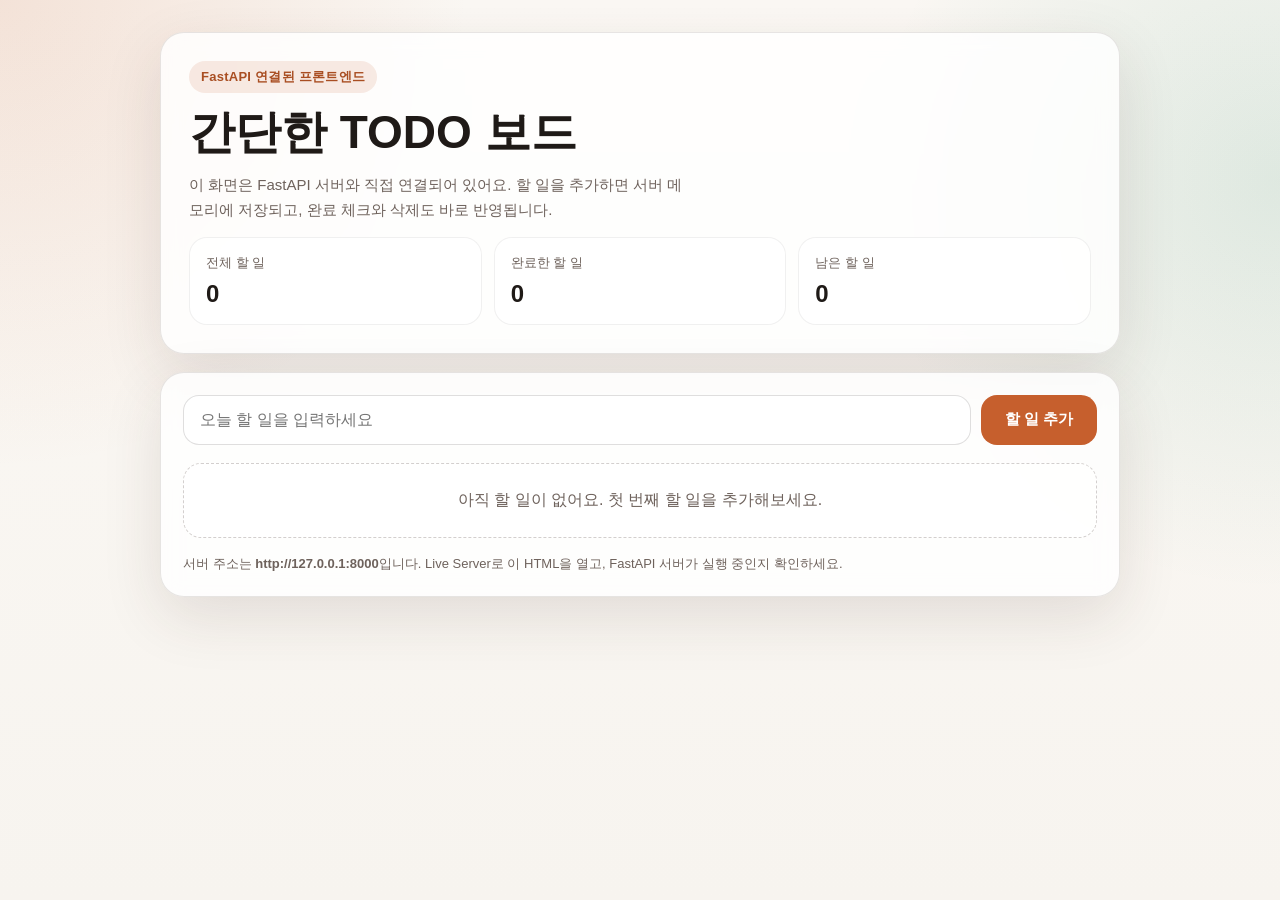
<file: Day01/todo_api/fastapi-todo.html>
<!DOCTYPE html>
<html lang="ko">
<head>
  <meta charset="UTF-8" />
  <meta name="viewport" content="width=device-width, initial-scale=1.0" />
  <title>FastAPI TODO Board</title>
  <style>
    :root {
      --bg: #f7f4ef;
      --panel: rgba(255, 255, 255, 0.82);
      --panel-border: rgba(58, 43, 37, 0.12);
      --text: #1f1a17;
      --muted: #6e625c;
      --primary: #c65f2d;
      --primary-dark: #a94e22;
      --success: #177e5a;
      --danger: #b43c3c;
      --shadow: 0 20px 60px rgba(62, 43, 34, 0.12);
      --radius: 24px;
    }

    * {
      box-sizing: border-box;
    }

    body {
      margin: 0;
      min-height: 100vh;
      font-family: "Segoe UI", Arial, sans-serif;
      color: var(--text);
      background:
        radial-gradient(circle at top left, rgba(198, 95, 45, 0.14), transparent 30%),
        radial-gradient(circle at right 20%, rgba(23, 126, 90, 0.12), transparent 28%),
        linear-gradient(180deg, #fbf8f4 0%, var(--bg) 100%);
      padding: 32px 18px;
    }

    .app {
      width: min(960px, 100%);
      margin: 0 auto;
      display: grid;
      gap: 18px;
    }

    .hero,
    .panel {
      background: var(--panel);
      border: 1px solid var(--panel-border);
      box-shadow: var(--shadow);
      backdrop-filter: blur(10px);
      border-radius: var(--radius);
    }

    .hero {
      padding: 28px;
      display: grid;
      gap: 14px;
    }

    .eyebrow {
      display: inline-flex;
      align-items: center;
      gap: 8px;
      width: fit-content;
      padding: 7px 12px;
      border-radius: 999px;
      background: rgba(198, 95, 45, 0.12);
      color: var(--primary-dark);
      font-size: 13px;
      font-weight: 700;
      letter-spacing: 0.02em;
    }

    h1 {
      margin: 0;
      font-size: clamp(30px, 4vw, 46px);
      line-height: 1.1;
    }

    .lead {
      margin: 0;
      max-width: 60ch;
      color: var(--muted);
      line-height: 1.7;
      font-size: 15px;
    }

    .stats {
      display: grid;
      grid-template-columns: repeat(3, minmax(0, 1fr));
      gap: 12px;
    }

    .stat {
      padding: 16px;
      border-radius: 18px;
      background: rgba(255, 255, 255, 0.75);
      border: 1px solid rgba(0, 0, 0, 0.06);
    }

    .stat-label {
      color: var(--muted);
      font-size: 13px;
      margin-bottom: 8px;
    }

    .stat-value {
      font-size: 24px;
      font-weight: 800;
    }

    .panel {
      padding: 22px;
    }

    .composer {
      display: flex;
      gap: 10px;
      margin-bottom: 18px;
    }

    .composer input {
      flex: 1;
      min-width: 0;
      border: 1px solid rgba(31, 26, 23, 0.14);
      border-radius: 16px;
      padding: 15px 16px;
      font-size: 16px;
      outline: none;
      background: #fff;
    }

    .composer input:focus {
      border-color: var(--primary);
      box-shadow: 0 0 0 4px rgba(198, 95, 45, 0.12);
    }

    .btn {
      border: 0;
      border-radius: 16px;
      padding: 15px 18px;
      font-size: 15px;
      font-weight: 700;
      cursor: pointer;
      transition: transform 0.15s ease, background 0.2s ease, opacity 0.2s ease;
    }

    .btn:hover {
      transform: translateY(-1px);
    }

    .btn-primary {
      background: var(--primary);
      color: white;
      min-width: 116px;
    }

    .btn-primary:hover {
      background: var(--primary-dark);
    }

    .list {
      display: grid;
      gap: 12px;
    }

    .todo {
      display: flex;
      align-items: center;
      gap: 14px;
      padding: 16px;
      border-radius: 18px;
      background: #fff;
      border: 1px solid rgba(31, 26, 23, 0.08);
    }

    .todo.done {
      background: #f7faf8;
    }

    .todo-check {
      width: 22px;
      height: 22px;
      accent-color: var(--success);
      cursor: pointer;
      flex-shrink: 0;
    }

    .todo-text {
      flex: 1;
      line-height: 1.5;
      word-break: break-word;
    }

    .todo.done .todo-text {
      color: #8a8079;
      text-decoration: line-through;
    }

    .todo-actions {
      display: flex;
      gap: 8px;
      flex-shrink: 0;
    }

    .btn-ghost {
      padding: 11px 14px;
      font-size: 14px;
      background: #f2ede8;
      color: var(--text);
    }

    .btn-danger {
      background: rgba(180, 60, 60, 0.12);
      color: var(--danger);
    }

    .empty {
      padding: 26px;
      text-align: center;
      color: var(--muted);
      border: 1px dashed rgba(110, 98, 92, 0.3);
      border-radius: 18px;
      background: rgba(255, 255, 255, 0.65);
    }

    .footer-note {
      margin-top: 16px;
      font-size: 13px;
      color: var(--muted);
      line-height: 1.6;
    }

    @media (max-width: 720px) {
      .stats {
        grid-template-columns: 1fr;
      }

      .composer,
      .todo {
        flex-direction: column;
        align-items: stretch;
      }

      .todo-actions {
        width: 100%;
      }

      .todo-actions .btn {
        flex: 1;
      }
    }
  </style>
</head>
<body>
  <main class="app">
    <section class="hero">
      <div class="eyebrow">FastAPI 연결된 프론트엔드</div>
      <h1>간단한 TODO 보드</h1>
      <p class="lead">
        이 화면은 FastAPI 서버와 직접 연결되어 있어요. 할 일을 추가하면 서버 메모리에 저장되고,
        완료 체크와 삭제도 바로 반영됩니다.
      </p>

      <div class="stats">
        <div class="stat">
          <div class="stat-label">전체 할 일</div>
          <div class="stat-value" id="totalCount">0</div>
        </div>
        <div class="stat">
          <div class="stat-label">완료한 할 일</div>
          <div class="stat-value" id="doneCount">0</div>
        </div>
        <div class="stat">
          <div class="stat-label">남은 할 일</div>
          <div class="stat-value" id="leftCount">0</div>
        </div>
      </div>
    </section>

    <section class="panel">
      <form class="composer" id="todoForm">
        <input id="todoInput" type="text" placeholder="오늘 할 일을 입력하세요" autocomplete="off" />
        <button class="btn btn-primary" type="submit">할 일 추가</button>
      </form>

      <div class="list" id="todoList">
        <div class="empty" id="emptyState">아직 할 일이 없어요. 첫 번째 할 일을 추가해보세요.</div>
      </div>

      <div class="footer-note">
        서버 주소는 <strong>http://127.0.0.1:8000</strong>입니다. Live Server로 이 HTML을 열고,
        FastAPI 서버가 실행 중인지 확인하세요.
      </div>
    </section>
  </main>

  <script>
    const API_BASE_URL = "http://127.0.0.1:8000";

    const todoForm = document.getElementById("todoForm");
    const todoInput = document.getElementById("todoInput");
    const todoList = document.getElementById("todoList");
    const totalCount = document.getElementById("totalCount");
    const doneCount = document.getElementById("doneCount");
    const leftCount = document.getElementById("leftCount");

    function setStats(todos) {
      const total = todos.length;
      const done = todos.filter((todo) => todo.completed).length;
      const left = total - done;

      totalCount.textContent = total;
      doneCount.textContent = done;
      leftCount.textContent = left;
    }

    function setEmptyStateVisible(visible) {
      const current = document.getElementById("emptyState");

      if (visible) {
        if (!current) {
          const empty = document.createElement("div");
          empty.className = "empty";
          empty.id = "emptyState";
          empty.textContent = "아직 할 일이 없어요. 첫 번째 할 일을 추가해보세요.";
          todoList.appendChild(empty);
        }
        return;
      }

      if (current) {
        current.remove();
      }
    }

    function clearTodos() {
      todoList.querySelectorAll(".todo").forEach((todo) => todo.remove());
    }

    async function fetchTodos() {
      const response = await fetch(`${API_BASE_URL}/todos`);

      if (!response.ok) {
        throw new Error("목록 불러오기 실패");
      }

      return response.json();
    }

    async function refreshTodos() {
      try {
        const todos = await fetchTodos();

        clearTodos();
        if (todos.length === 0) {
          setEmptyStateVisible(true);
        } else {
          setEmptyStateVisible(false);
          todos.forEach(renderTodo);
        }

        setStats(todos);
      } catch (error) {
        clearTodos();
        setEmptyStateVisible(true);
        setStats([]);
        console.error(error);
        alert("FastAPI 서버에 연결하지 못했습니다. 서버가 실행 중인지 확인해 주세요.");
      }
    }

    function renderTodo(todo) {
      const article = document.createElement("article");
      article.className = `todo${todo.completed ? " done" : ""}`;

      const checkbox = document.createElement("input");
      checkbox.type = "checkbox";
      checkbox.className = "todo-check";
      checkbox.checked = todo.completed;

      const text = document.createElement("div");
      text.className = "todo-text";
      text.textContent = todo.title;

      const actions = document.createElement("div");
      actions.className = "todo-actions";

      const toggleBtn = document.createElement("button");
      toggleBtn.className = "btn btn-ghost";
      toggleBtn.textContent = todo.completed ? "되돌리기" : "완료";

      const deleteBtn = document.createElement("button");
      deleteBtn.className = "btn btn-ghost btn-danger";
      deleteBtn.textContent = "삭제";

      async function toggleTodo() {
        try {
          const response = await fetch(`${API_BASE_URL}/todos/${todo.id}`, {
            method: "PATCH",
            headers: {
              "Content-Type": "application/json",
            },
            body: JSON.stringify({ completed: !todo.completed }),
          });

          if (!response.ok) {
            throw new Error("할 일 상태 변경 실패");
          }

          const updated = await response.json();
          todo.completed = updated.completed;

          article.classList.toggle("done", todo.completed);
          checkbox.checked = todo.completed;
          toggleBtn.textContent = todo.completed ? "되돌리기" : "완료";

          const todos = await fetchTodos();
          setStats(todos);
        } catch (error) {
          alert("완료 상태를 변경하지 못했습니다.");
          console.error(error);
        }
      }

      async function deleteTodo() {
        try {
          const response = await fetch(`${API_BASE_URL}/todos/${todo.id}`, {
            method: "DELETE",
          });

          if (!response.ok && response.status !== 204) {
            throw new Error("삭제 실패");
          }

          await refreshTodos();
        } catch (error) {
          alert("할 일을 삭제하지 못했습니다.");
          console.error(error);
        }
      }

      checkbox.addEventListener("change", toggleTodo);
      toggleBtn.addEventListener("click", toggleTodo);
      deleteBtn.addEventListener("click", deleteTodo);

      actions.appendChild(toggleBtn);
      actions.appendChild(deleteBtn);
      article.appendChild(checkbox);
      article.appendChild(text);
      article.appendChild(actions);
      todoList.appendChild(article);
    }

    todoForm.addEventListener("submit", async function (event) {
      event.preventDefault();

      const title = todoInput.value.trim();
      if (!title) {
        alert("할 일을 입력해 주세요.");
        todoInput.focus();
        return;
      }

      try {
        const response = await fetch(`${API_BASE_URL}/todos`, {
          method: "POST",
          headers: {
            "Content-Type": "application/json",
          },
          body: JSON.stringify({ title }),
        });

        if (!response.ok) {
          throw new Error("할 일 추가 실패");
        }

        todoInput.value = "";
        todoInput.focus();
        await refreshTodos();
      } catch (error) {
        alert("할 일을 추가하지 못했습니다.");
        console.error(error);
      }
    });

    refreshTodos();
  </script>
</body>
</html>
</file>
<file: Day02/project/style.css>
@font-face {
  font-family: "Paperlogy";
  src: url("fonts/Paperlogy-1Thin.ttf") format("truetype");
  font-weight: 100;
  font-style: normal;
}

@font-face {
  font-family: "Paperlogy";
  src: url("fonts/Paperlogy-2ExtraLight.ttf") format("truetype");
  font-weight: 200;
  font-style: normal;
}

@font-face {
  font-family: "Paperlogy";
  src: url("fonts/Paperlogy-3Light.ttf") format("truetype");
  font-weight: 300;
  font-style: normal;
}

@font-face {
  font-family: "Paperlogy";
  src: url("fonts/Paperlogy-4Regular.ttf") format("truetype");
  font-weight: 400;
  font-style: normal;
}

@font-face {
  font-family: "Paperlogy";
  src: url("fonts/Paperlogy-5Medium.ttf") format("truetype");
  font-weight: 500;
  font-style: normal;
}

@font-face {
  font-family: "Paperlogy";
  src: url("fonts/Paperlogy-6SemiBold.ttf") format("truetype");
  font-weight: 600;
  font-style: normal;
}

@font-face {
  font-family: "Paperlogy";
  src: url("fonts/Paperlogy-7Bold.ttf") format("truetype");
  font-weight: 700;
  font-style: normal;
}

@font-face {
  font-family: "Paperlogy";
  src: url("fonts/Paperlogy-8ExtraBold.ttf") format("truetype");
  font-weight: 800;
  font-style: normal;
}

@font-face {
  font-family: "Paperlogy";
  src: url("fonts/Paperlogy-9Black.ttf") format("truetype");
  font-weight: 900;
  font-style: normal;
}

:root {
  --bg: #eef3f9;
  --panel: #ffffff;
  --text: #111827;
  --muted: #5b6472;
  --line: #d9e2ef;
  --blue: #2563eb;
  --blue-dark: #1d4ed8;
  --black-soft: #1f2937;
  --danger: #dc2626;
  --shadow: 0 18px 50px rgba(15, 23, 42, 0.08);
}

* {
  box-sizing: border-box;
}

html {
  color-scheme: light;
}

body {
  margin: 0;
  min-height: 100vh;
  font-family: "Paperlogy", Arial, Helvetica, sans-serif;
  color: var(--text);
  background:
    radial-gradient(circle at top left, rgba(37, 99, 235, 0.12), transparent 32%),
    radial-gradient(circle at top right, rgba(17, 24, 39, 0.08), transparent 28%),
    linear-gradient(180deg, #f9fbfe 0%, var(--bg) 100%);
}

button,
input,
select,
textarea {
  font: inherit;
}

button {
  cursor: pointer;
}

.app-shell {
  display: grid;
  grid-template-columns: 320px minmax(0, 1fr);
  min-height: 100vh;
}

.sidebar {
  display: flex;
  flex-direction: column;
  padding: 28px 20px;
  background: linear-gradient(180deg, #0f172a 0%, #111827 100%);
  color: #f8fafc;
}

.brand {
  padding: 22px;
  border: 1px solid rgba(255, 255, 255, 0.08);
  border-radius: 24px;
  background: rgba(255, 255, 255, 0.04);
  box-shadow: inset 0 1px 0 rgba(255, 255, 255, 0.04);
  text-align: center;
}

.brand-logo {
  display: block;
  width: min(100%, 220px);
  height: auto;
  margin: 0 auto 12px;
}

.brand-kicker,
.workspace-kicker {
  margin: 0;
  font-size: 12px;
  font-weight: 800;
  letter-spacing: 0.22em;
  text-transform: uppercase;
}

.brand-kicker {
  color: #93c5fd;
}

.brand h1 {
  margin: 12px 0 0;
  font-size: 35px;
  line-height: 1.12;
}

.brand-kicker {
  display: block;
}

.brand p {
  margin: 12px 0 0;
  color: rgba(241, 245, 249, 0.78);
  line-height: 1.6;
  font-size: 14px;
}

.menu {
  display: grid;
  gap: 10px;
  margin-top: 18px;
}

.menu-button {
  border: 1px solid rgba(255, 255, 255, 0.1);
  background: rgba(255, 255, 255, 0.04);
  color: #e5e7eb;
  border-radius: 16px;
  padding: 14px 16px;
  text-align: left;
  font-size: 25px;
  font-weight: 800;
  transition: transform 0.15s ease, background 0.2s ease, border-color 0.2s ease;
}

.menu-button:hover,
.menu-button.active {
  background: rgba(37, 99, 235, 0.18);
  border-color: rgba(147, 197, 253, 0.35);
}

.menu-button:active {
  transform: translateY(1px);
}

.sidebar-note {
  margin-top: auto;
  margin-bottom: 0;
  padding: 18px 20px;
  border-radius: 24px;
  background: rgba(255, 255, 255, 0.05);
  border: 1px solid rgba(255, 255, 255, 0.08);
}

.sidebar-note h2 {
  margin: 0;
  font-size: 25px;
}

.sidebar-note ul {
  margin: 12px 0 0;
  padding-left: 18px;
  color: rgba(241, 245, 249, 0.82);
  line-height: 1.7;
  font-size: 14px;
}

.workspace {
  padding: 28px;
}

.workspace-header {
  display: flex;
  align-items: flex-start;
  justify-content: space-between;
  gap: 16px;
  margin-bottom: 20px;
}

.workspace-header h2 {
  margin: 10px 0 0;
  font-size: 50px;
  line-height: 1.15;
  letter-spacing: -0.04em;
}

.workspace-kicker {
  color: var(--blue);
}

.header-actions {
  display: flex;
  gap: 10px;
  flex-wrap: wrap;
  justify-content: flex-end;
}

.panel-actions {
  display: flex;
  gap: 10px;
  flex-wrap: wrap;
  justify-content: flex-end;
}

.primary-button,
.ghost-button,
.danger-button,
.icon-button {
  border: 1px solid transparent;
  border-radius: 14px;
  padding: 12px 16px;
  font-weight: 800;
  transition: transform 0.15s ease, background 0.2s ease, border-color 0.2s ease, opacity 0.2s ease;
}

.primary-button {
  background: var(--blue);
  color: #fff;
  box-shadow: 0 10px 20px rgba(37, 99, 235, 0.18);
}

.primary-button:hover {
  background: var(--blue-dark);
}

.ghost-button,
.icon-button {
  background: #fff;
  border-color: var(--line);
  color: var(--text);
}

.icon-only-button {
  width: 44px;
  padding: 10px;
  display: inline-flex;
  align-items: center;
  justify-content: center;
}

.icon-only-button img {
  width: 18px;
  height: 18px;
  display: block;
}

.sr-only {
  position: absolute;
  width: 1px;
  height: 1px;
  padding: 0;
  margin: -1px;
  overflow: hidden;
  clip: rect(0, 0, 0, 0);
  white-space: nowrap;
  border: 0;
}

.ghost-button:hover,
.icon-button:hover {
  border-color: rgba(37, 99, 235, 0.35);
}

.danger-button {
  background: #fff5f5;
  color: var(--danger);
  border-color: rgba(220, 38, 38, 0.18);
}

.primary-button:active,
.ghost-button:active,
.danger-button:active,
.icon-button:active {
  transform: translateY(1px);
}

.view {
  display: none;
}

.view.active {
  display: block;
}

.dashboard {
  display: grid;
  grid-template-columns: repeat(6, minmax(0, 1fr));
  gap: 14px;
}

.dashboard.manager-mode {
  grid-template-columns: 1fr;
}

.level-panel {
  display: grid;
  gap: 12px;
  margin-bottom: 18px;
}

.level-one-row,
.level-two-row {
  display: flex;
  gap: 10px;
  flex-wrap: wrap;
}

.level-one-row.hidden {
  display: none !important;
}

.level-button {
  border: 1px solid rgba(37, 99, 235, 0.18);
  background: #fff;
  color: var(--text);
  border-radius: 16px;
  padding: 14px 18px;
  font-size: 18px;
  font-weight: 800;
  box-shadow: 0 8px 18px rgba(15, 23, 42, 0.05);
}

.level-button.active {
  background: #eff6ff;
  border-color: rgba(37, 99, 235, 0.4);
  color: var(--blue-dark);
}

.level-two-box {
  padding: 16px;
  border-radius: 22px;
  border: 1px solid var(--line);
  background: rgba(255, 255, 255, 0.88);
  box-shadow: var(--shadow);
}

.level-two-header {
  display: flex;
  align-items: center;
  justify-content: space-between;
  gap: 12px;
  margin-bottom: 12px;
}

.level-two-header p {
  margin: 0;
  font-size: 18px;
  font-weight: 800;
  color: var(--muted);
}

.level-two-box.hidden {
  display: none;
}

.level-two-row .level-button {
  font-size: 17px;
  padding: 12px 16px;
}

.level-reset {
  padding: 10px 14px;
}

.stat-card,
.panel {
  background: var(--panel);
  border: 1px solid var(--line);
  border-radius: 24px;
  box-shadow: var(--shadow);
}

.stat-card {
  padding: 18px;
  min-height: 118px;
  display: flex;
  flex-direction: column;
  justify-content: space-between;
}

.stat-card.accent {
  background: #ffffff;
  border-color: var(--line);
}

.stat-label {
  color: var(--muted);
  font-size: 13px;
  font-weight: 700;
}

.stat-value {
  font-size: 34px;
  line-height: 1;
  letter-spacing: -0.05em;
}

.summary-table {
  width: 100%;
  border-collapse: collapse;
  overflow: hidden;
}

.summary-table th,
.summary-table td {
  padding: 14px 16px;
  border-bottom: 1px solid var(--line);
  text-align: left;
}

.summary-table th {
  font-size: 14px;
  color: var(--muted);
  font-weight: 800;
}

.summary-table td {
  font-size: 18px;
  font-weight: 800;
}

.summary-table tbody tr:last-child td {
  border-bottom: 0;
}

.summary-table tr:hover {
  background: #f8fbff;
}

.summary-table tbody tr {
  cursor: pointer;
}

.summary-card.compact .stat-value {
  font-size: 32px;
}

.summary-card {
  cursor: pointer;
  background: #ffffff;
}

.summary-card.active {
  background: linear-gradient(180deg, #eff6ff 0%, #ffffff 100%);
  border-color: rgba(37, 99, 235, 0.5);
  box-shadow: 0 16px 34px rgba(37, 99, 235, 0.14);
}

.manager-summary {
  padding: 16px 18px;
}

.manager-summary .summary-table {
  min-width: 100%;
}

.manager-summary .summary-table th,
.manager-summary .summary-table td {
  text-align: center;
  white-space: nowrap;
}

.manager-summary .summary-table .status-column {
  text-align: left;
}

.manager-summary .summary-table tbody th.status-column {
  font-weight: 800;
  color: var(--text);
}

.manager-summary .summary-table .manager-column {
  min-width: 110px;
}

.manager-summary .summary-table .overall-column,
.manager-summary .summary-table .overall-cell {
  min-width: 90px;
  font-weight: 800;
}

.manager-summary .summary-table tbody tr.active {
  background: #f8fbff;
}

.manager-summary .summary-table .manager-column.active {
  background: #eaf2ff;
}

.main-grid,
.schedule-layout {
  display: grid;
  grid-template-columns: minmax(0, 1.15fr) minmax(320px, 0.85fr);
  gap: 16px;
  margin-top: 16px;
}

.panel {
  padding: 20px;
}

.panel-head {
  display: flex;
  align-items: flex-start;
  justify-content: space-between;
  gap: 12px;
  margin-bottom: 14px;
}

.panel-title-group {
  display: flex;
  align-items: center;
  flex-wrap: wrap;
  gap: 10px 12px;
}

.panel-head h3 {
  margin: 0;
  font-size: 30px;
}

.panel-title-group p {
  width: 100%;
}

.calendar-title {
  font-size: 30px;
}

.panel-head p {
  margin: 8px 0 0;
  color: var(--muted);
  font-size: 14px;
  line-height: 1.5;
}

.table-wrap {
  overflow-x: auto;
}

.task-table {
  width: 100%;
  border-collapse: collapse;
  font-size: 14px;
}

.task-table th,
.task-table td {
  padding: 14px 12px;
  border-bottom: 1px solid var(--line);
  text-align: left;
  vertical-align: middle;
}

.task-table th {
  color: var(--muted);
  font-size: 20px;
  font-weight: 800;
  white-space: nowrap;
}

.table-head-title {
  display: block;
}

.table-head-subtitle {
  display: block;
  margin-top: 4px;
  font-size: 12px;
  font-weight: 700;
  color: var(--muted);
}

.task-table.clickable tbody tr {
  cursor: pointer;
}

.task-table tbody tr:hover {
  background: #f8fbff;
}

.task-title {
  font-weight: 800;
  color: var(--text);
  font-size: 18px;
}

.task-subtext {
  display: block;
  margin-top: 4px;
  color: var(--muted);
  font-size: 18px;
}

.badge {
  display: inline-flex;
  align-items: center;
  gap: 6px;
  padding: 8px 10px;
  border-radius: 999px;
  font-size: 12px;
  font-weight: 800;
  white-space: nowrap;
}

.badge.pending {
  background: #eff6ff;
  color: #1d4ed8;
}

.badge.progress {
  background: #ecfeff;
  color: #0f766e;
}

.badge.hold {
  background: #fff7ed;
  color: #c2410c;
}

.badge.done {
  background: #f0fdf4;
  color: #15803d;
}

.badge.high {
  background: #fff1f2;
  color: #be123c;
}

.badge.medium {
  background: #eff6ff;
  color: #1d4ed8;
}

.badge.low {
  background: #f8fafc;
  color: #475569;
}

.calendar-panel {
  overflow: hidden;
}

.calendar-nav {
  display: flex;
  align-items: center;
  gap: 10px;
  color: var(--black-soft);
}

.calendar-weekdays,
.calendar-grid {
  display: grid;
  grid-template-columns: repeat(7, minmax(0, 1fr));
  gap: 10px;
}

.calendar-weekdays {
  margin-bottom: 10px;
  color: var(--muted);
  font-size: 13px;
  font-weight: 800;
}

.calendar-weekdays span {
  text-align: center;
}

.calendar-cell {
  min-height: 110px;
  padding: 10px;
  border-radius: 18px;
  background: linear-gradient(180deg, #ffffff 0%, #f9fbff 100%);
  border: 1px solid var(--line);
  display: flex;
  flex-direction: column;
  gap: 8px;
}

.calendar-cell.dimmed {
  opacity: 0.45;
}

.calendar-date {
  font-size: 12px;
  font-weight: 800;
  color: #334155;
}

.calendar-event-list {
  display: grid;
  gap: 6px;
}

.calendar-event {
  border: 0;
  border-radius: 12px;
  padding: 8px 9px;
  background: #eff6ff;
  color: #0f172a;
  text-align: left;
  font-size: 12px;
  font-weight: 700;
  line-height: 1.35;
}

.calendar-event.priority-high {
  background: #fff1f2;
}

.calendar-event.priority-medium {
  background: #eff6ff;
}

.calendar-event.priority-low {
  background: #f8fafc;
}

.filters {
  display: grid;
  grid-template-columns: repeat(3, minmax(0, 1fr));
  gap: 12px;
  margin-bottom: 14px;
}

.filters label,
.task-form label {
  display: grid;
  gap: 8px;
}

.filters span,
.task-form span {
  font-size: 13px;
  font-weight: 800;
  color: var(--text);
}

.filters input,
.filters select,
.task-form input,
.task-form select,
.task-form textarea {
  width: 100%;
  border: 1px solid var(--line);
  border-radius: 14px;
  background: #fff;
  color: var(--text);
  padding: 12px 14px;
  outline: none;
  transition: border-color 0.2s ease, box-shadow 0.2s ease;
}

.filters input:focus,
.filters select:focus,
.task-form input:focus,
.task-form select:focus,
.task-form textarea:focus {
  border-color: var(--blue);
  box-shadow: 0 0 0 4px rgba(37, 99, 235, 0.1);
}

.schedule-table-wrap {
  max-height: 480px;
}

.empty-state {
  margin: 14px 0 0;
  color: var(--muted);
  font-size: 14px;
}

.detail-panel {
  display: flex;
  flex-direction: column;
}

.detail-view {
  border: 1px dashed var(--line);
  border-radius: 20px;
  padding: 18px;
  background: #fafcff;
  flex: 1;
}

.empty-detail {
  color: var(--muted);
  display: grid;
  place-items: center;
  min-height: 280px;
  text-align: center;
  line-height: 1.6;
}

.detail-title {
  margin: 0;
  font-size: 24px;
  line-height: 1.25;
}

.detail-meta {
  display: grid;
  gap: 10px;
  margin-top: 16px;
}

.detail-row {
  display: grid;
  grid-template-columns: 110px minmax(0, 1fr);
  gap: 12px;
  align-items: start;
  padding: 10px 0;
  border-bottom: 1px solid #e8eef8;
}

.detail-row:last-child {
  border-bottom: 0;
}

.detail-label {
  color: var(--muted);
  font-size: 13px;
  font-weight: 800;
}

.detail-value {
  color: var(--text);
  line-height: 1.6;
  white-space: pre-wrap;
}

.detail-actions,
.form-actions {
  display: flex;
  gap: 10px;
  margin-top: 14px;
  flex-wrap: wrap;
}

.task-form {
  display: grid;
  gap: 14px;
}

.task-form textarea {
  resize: vertical;
  min-height: 140px;
}

.form-grid {
  display: grid;
  grid-template-columns: repeat(2, minmax(0, 1fr));
  gap: 12px;
}

.hidden {
  display: none !important;
}

@media (max-width: 1200px) {
  .app-shell {
    grid-template-columns: 1fr;
  }

  .sidebar {
    padding-bottom: 18px;
  }

  .dashboard {
    grid-template-columns: repeat(3, minmax(0, 1fr));
  }

  .main-grid,
  .schedule-layout {
    grid-template-columns: 1fr;
  }
}

@media (max-width: 720px) {
  .workspace {
    padding: 18px;
  }

  .workspace-header {
    flex-direction: column;
  }

  .header-actions {
    width: 100%;
    justify-content: flex-start;
  }

  .panel-actions {
    width: 100%;
    justify-content: flex-start;
  }

  .dashboard {
    grid-template-columns: repeat(2, minmax(0, 1fr));
  }

  .panel {
    padding: 16px;
  }

  .filters,
  .form-grid {
    grid-template-columns: 1fr;
  }

  .calendar-cell {
    min-height: 92px;
    padding: 8px;
  }

  .detail-row {
    grid-template-columns: 1fr;
    gap: 4px;
  }
}

@media (max-width: 520px) {
  .sidebar {
    padding: 18px;
  }

  .brand h1 {
    font-size: 24px;
  }

  .dashboard {
    grid-template-columns: 1fr;
  }

  .calendar-weekdays,
  .calendar-grid {
    gap: 6px;
  }

  .task-table th,
  .task-table td {
    padding: 12px 8px;
  }

  .task-table th {
    font-size: 20px;
  }

  .task-title,
  .task-subtext {
    font-size: 18px;
  }
}
</file>
<file: Day02/puzzle_game_new/style.css>
:root {
  --bg-1: #eff4ff;
  --bg-2: #f8fafc;
  --card: #ffffff;
  --text: #172033;
  --muted: #5f6b84;
  --accent: #2f6fed;
  --accent-hover: #2558bf;
  --board: #b9f2c6;
  --board-border: #9be7af;
  --shadow: 0 18px 50px rgba(16, 24, 40, 0.12);
}

* {
  box-sizing: border-box;
}

body {
  margin: 0;
  min-height: 100vh;
  display: grid;
  place-items: center;
  padding: 18px;
  color: var(--text);
  font-family: Arial, Helvetica, sans-serif;
  background:
    radial-gradient(circle at top, rgba(255, 255, 255, 0.94), transparent 38%),
    linear-gradient(180deg, var(--bg-1) 0%, var(--bg-2) 100%);
}

.app {
  position: relative;
  width: min(100%, 860px);
  min-height: 820px;
  padding: 28px 22px 22px;
  border-radius: 24px;
  background: var(--card);
  box-shadow: var(--shadow);
  overflow: hidden;
}

.fireworks-layer {
  position: absolute;
  inset: 0;
  z-index: 1;
  pointer-events: none;
}

.game {
  position: relative;
  z-index: 2;
}

.hidden {
  display: none;
}

.screen {
  position: absolute;
  inset: 0;
  z-index: 3;
  display: grid;
  place-items: center;
  padding: 18px;
  background: rgba(15, 23, 42, 0.24);
  opacity: 0;
  pointer-events: none;
  transition: opacity 0.25s ease;
}

.screen.show {
  opacity: 1;
  pointer-events: auto;
}

.screen-card {
  width: min(100%, 420px);
  padding: 28px 24px 24px;
  border-radius: 22px;
  text-align: center;
  background: rgba(255, 255, 255, 0.97);
  box-shadow: 0 24px 60px rgba(15, 23, 42, 0.2);
  backdrop-filter: blur(12px);
}

.screen-kicker {
  margin: 0 0 8px;
  color: var(--accent);
  font-size: 13px;
  font-weight: 900;
  letter-spacing: 0.14em;
  text-transform: uppercase;
}

.screen-title {
  margin: 0;
  font-size: 28px;
  line-height: 1.25;
  letter-spacing: -0.03em;
  font-weight: 900;
}

.screen-text {
  margin: 12px 0 0;
  color: var(--muted);
  font-size: 15px;
  line-height: 1.6;
}

.screen-button {
  margin-top: 18px;
  border: 0;
  border-radius: 14px;
  padding: 12px 18px;
  color: white;
  background: var(--accent);
  font-size: 15px;
  font-weight: 800;
  cursor: pointer;
  box-shadow: 0 10px 20px rgba(47, 111, 237, 0.18);
  transition: background 0.2s ease, transform 0.15s ease;
}

.screen-button:hover {
  background: var(--accent-hover);
}

.screen-button:active {
  transform: translateY(1px);
}

.hero {
  text-align: center;
}

.eyebrow {
  margin: 0;
  color: var(--accent);
  font-size: 13px;
  font-weight: 900;
  letter-spacing: 0.14em;
  text-transform: uppercase;
}

.game-title {
  margin: 8px 0 0;
  font-size: 32px;
  line-height: 1.18;
  letter-spacing: -0.04em;
}

.game-subtitle {
  margin: 10px 0 0;
  color: var(--muted);
  font-size: 16px;
  line-height: 1.5;
}

.toolbar {
  display: flex;
  align-items: center;
  justify-content: space-between;
  gap: 14px;
  margin: 20px 0 14px;
  flex-wrap: wrap;
}

.stats {
  display: flex;
  align-items: center;
  gap: 16px;
  flex-wrap: wrap;
  font-size: 17px;
  font-weight: 800;
}

.stat {
  display: inline-flex;
  align-items: center;
  gap: 6px;
}

.time-value {
  color: #d92d20;
  font-weight: 900;
}

.restart-button {
  border: 0;
  border-radius: 14px;
  padding: 12px 18px;
  color: white;
  background: var(--accent);
  font-size: 15px;
  font-weight: 800;
  cursor: pointer;
  box-shadow: 0 10px 20px rgba(47, 111, 237, 0.18);
  transition: background 0.2s ease, transform 0.15s ease;
}

.restart-button:hover {
  background: var(--accent-hover);
}

.restart-button:active {
  transform: translateY(1px);
}

.board {
  display: grid;
  gap: 8px;
  margin-top: 10px;
}

.card {
  aspect-ratio: 1 / 1;
  border: 1px solid var(--board-border);
  border-radius: 16px;
  background: linear-gradient(180deg, #bef4cd 0%, #abefbf 100%);
  box-shadow: inset 0 1px 0 rgba(255, 255, 255, 0.35);
  display: grid;
  place-items: center;
  font-size: 28px;
  cursor: pointer;
  user-select: none;
  overflow: hidden;
  transition: transform 0.15s ease, filter 0.2s ease, background 0.2s ease;
}

.card:hover {
  transform: translateY(-1px);
  filter: brightness(1.01);
}

.card:disabled {
  cursor: default;
}

.card .emoji {
  opacity: 0;
  transform: scale(0.85);
  transition: opacity 0.2s ease, transform 0.2s ease;
}

.card.flipped,
.card.matched {
  background: linear-gradient(180deg, #d4f8dd 0%, #bef4cd 100%);
}

.card.flipped .emoji,
.card.matched .emoji {
  opacity: 1;
  transform: scale(1);
}

.message {
  min-height: 28px;
  margin: 18px 0 0;
  text-align: center;
  color: var(--text);
  font-size: 16px;
  font-weight: 700;
  line-height: 1.45;
}

.message.done {
  color: #1f6b34;
}

.message.fail {
  color: #b42318;
}

@media (max-width: 520px) {
  .app {
    min-height: 700px;
    padding: 20px 16px 18px;
    border-radius: 18px;
  }

  .screen-title {
    font-size: 22px;
  }

  .game-title {
    font-size: 26px;
  }

  .game-subtitle,
  .screen-text {
    font-size: 14px;
  }

  .stats {
    font-size: 15px;
    gap: 10px;
  }

  .board {
    gap: 5px;
  }

  .card {
    font-size: 22px;
  }
}
</file>
<file: Day02/youtube_log/style.css>
:root {
  --bg: #f5f5f5;
  --card: #ffffff;
  --text: #111111;
  --muted: #666666;
  --border: #e6e6e6;
  --red: #ff1e1e;
  --red-dark: #d81414;
  --shadow: 0 18px 50px rgba(17, 17, 17, 0.08);
}

* {
  box-sizing: border-box;
}

body {
  margin: 0;
  min-height: 100vh;
  padding: 24px;
  font-family: Arial, Helvetica, sans-serif;
  color: var(--text);
  background:
    radial-gradient(circle at top, rgba(255, 255, 255, 0.95), transparent 36%),
    linear-gradient(180deg, #fafafa 0%, #f1f1f1 100%);
}

.app {
  width: min(100%, 960px);
  margin: 0 auto;
}

.hero {
  position: relative;
  overflow: hidden;
  margin-bottom: 20px;
  padding: 28px 26px 26px;
  border: 1px solid rgba(255, 30, 30, 0.24);
  border-radius: 30px;
  background:
    radial-gradient(circle at 12% 18%, rgba(255, 30, 30, 0.22), transparent 22%),
    radial-gradient(circle at 92% 0%, rgba(255, 30, 30, 0.12), transparent 26%),
    linear-gradient(135deg, #ffffff 0%, #fff1f1 100%);
  box-shadow:
    0 22px 50px rgba(255, 30, 30, 0.12),
    inset 0 1px 0 rgba(255, 255, 255, 0.9);
}

.hero::before {
  content: "";
  position: absolute;
  inset: 0 0 auto;
  height: 6px;
  background: linear-gradient(90deg, #ff1e1e 0%, #ff6b6b 45%, #ff1e1e 100%);
}

.hero::after {
  content: "";
  position: absolute;
  right: -70px;
  top: -70px;
  width: 220px;
  height: 220px;
  border-radius: 50%;
  background: radial-gradient(circle, rgba(255, 30, 30, 0.16) 0%, rgba(255, 30, 30, 0) 68%);
  pointer-events: none;
}

.eyebrow {
  margin: 0;
  color: var(--red);
  font-size: 13px;
  font-weight: 900;
  letter-spacing: 0.22em;
  text-transform: uppercase;
}

.title {
  margin: 10px 0 0;
  font-size: clamp(30px, 4vw, 44px);
  line-height: 1.1;
  letter-spacing: -0.04em;
  color: #090909;
  text-shadow: 0 1px 0 rgba(255, 255, 255, 0.7), 0 8px 20px rgba(255, 30, 30, 0.12);
}

.subtitle {
  max-width: 760px;
  margin: 14px 0 0;
  color: #4f4f4f;
  font-size: 16px;
  line-height: 1.6;
}

.panel {
  background: var(--card);
  border: 1px solid var(--border);
  border-radius: 24px;
  box-shadow: var(--shadow);
}

.input-panel,
.list-panel {
  padding: 20px;
}

.panel-header h2 {
  margin: 0;
  font-size: 22px;
  letter-spacing: -0.03em;
}

.panel-header p {
  margin: 8px 0 0;
  color: var(--muted);
  font-size: 14px;
  line-height: 1.5;
}

.url-form {
  display: grid;
  gap: 14px;
  margin-top: 18px;
}

.field {
  display: grid;
  gap: 8px;
}

.field-label {
  font-size: 14px;
  font-weight: 700;
  color: var(--text);
}

#urlInput {
  width: 100%;
  border: 1px solid var(--border);
  border-radius: 22px;
  padding: 0 18px;
  min-height: 60px;
  font-size: 16px;
  outline: none;
  background: #fff;
  transition: border-color 0.2s ease, box-shadow 0.2s ease;
}

#urlInput:focus {
  border-color: var(--red);
  box-shadow: 0 0 0 4px rgba(255, 30, 30, 0.12);
}

.primary-button,
.ghost-button {
  border: 0;
  border-radius: 14px;
  padding: 12px 18px;
  font-size: 15px;
  font-weight: 800;
  cursor: pointer;
  transition: transform 0.15s ease, background 0.2s ease, opacity 0.2s ease;
}

.primary-button {
  background: var(--red);
  color: white;
}

.primary-button:hover {
  background: var(--red-dark);
}

.ghost-button {
  background: #f4f4f4;
  color: var(--text);
  border: 1px solid var(--border);
}

.ghost-button:hover {
  opacity: 0.92;
}

.primary-button:active,
.ghost-button:active {
  transform: translateY(1px);
}

.hint {
  margin: 12px 0 0;
  color: var(--muted);
  font-size: 13px;
}

.error-message {
  min-height: 20px;
  margin: 10px 0 0;
  color: var(--red);
  font-size: 13px;
  font-weight: 700;
}

.stats {
  display: grid;
  grid-template-columns: repeat(3, minmax(0, 1fr));
  gap: 12px;
  margin: 18px 0;
}

.stat-card {
  padding: 18px;
  border-radius: 22px;
  background: linear-gradient(180deg, #ffffff 0%, #fbfbfb 100%);
  border: 1px solid var(--border);
  box-shadow: 0 8px 22px rgba(17, 17, 17, 0.04);
}

.stat-label {
  display: block;
  color: var(--muted);
  font-size: 13px;
  font-weight: 700;
}

.stat-value {
  display: block;
  margin-top: 10px;
  font-size: 28px;
  line-height: 1;
  letter-spacing: -0.04em;
}

.list-header {
  display: flex;
  align-items: flex-start;
  justify-content: space-between;
  gap: 16px;
}

.empty-state {
  display: grid;
  place-items: center;
  padding: 44px 20px;
  border: 1px dashed var(--border);
  border-radius: 20px;
  background: #fcfcfc;
  text-align: center;
}

.empty-title {
  margin: 0;
  font-size: 18px;
  font-weight: 900;
}

.empty-text {
  margin: 8px 0 0;
  color: var(--muted);
  font-size: 14px;
  line-height: 1.5;
}

.log-list {
  list-style: none;
  padding: 0;
  margin: 18px 0 0;
  display: grid;
  gap: 12px;
}

.log-item {
  display: grid;
  gap: 14px;
  padding: 16px;
  border-radius: 20px;
  background: #ffffff;
  border: 1px solid var(--border);
  box-shadow: 0 10px 24px rgba(17, 17, 17, 0.05);
}

.log-item.active {
  border-color: rgba(255, 30, 30, 0.32);
  background: linear-gradient(180deg, #fffdfd 0%, #fff1f1 100%);
}

.log-item.done {
  border-color: rgba(46, 170, 95, 0.32);
  background: linear-gradient(180deg, #fbfffc 0%, #eefaf1 100%);
}

.log-top {
  display: flex;
  align-items: flex-start;
  justify-content: space-between;
  gap: 12px;
  flex-wrap: wrap;
}

.log-meta {
  min-width: 0;
  display: flex;
  gap: 12px;
  align-items: stretch;
  width: 100%;
}

.thumbnail {
  width: 210px;
  height: 180px;
  border-radius: 16px;
  object-fit: cover;
  border: 1px solid var(--border);
  background: #f2f2f2;
  flex: 0 0 auto;
}

.title-block {
  min-width: 0;
  flex: 1;
  display: flex;
  flex-direction: column;
  justify-content: flex-start;
  min-height: 180px;
}

.log-title {
  margin: 0;
  font-size: 16px;
  font-weight: 900;
  word-break: break-all;
}

.log-link {
  color: var(--text);
  text-decoration: none;
}

.log-link:hover {
  color: var(--red-dark);
  text-decoration: underline;
}

.log-url {
  margin: 8px 0 0;
  color: var(--muted);
  font-size: 13px;
  word-break: break-all;
  order: 2;
}

.status-badge {
  margin-top: 10px;
  order: 1;
}

.status-badge {
  display: inline-flex;
  align-items: center;
  gap: 6px;
  padding: 8px 10px;
  border-radius: 999px;
  background: #f4f4f4;
  color: var(--text);
  font-size: 12px;
  font-weight: 800;
  white-space: nowrap;
}

.status-badge.active {
  background: rgba(255, 30, 30, 0.12);
  color: var(--red-dark);
}

.status-badge.done {
  background: rgba(46, 170, 95, 0.14);
  color: #1f7a3e;
}

.log-actions {
  display: flex;
  align-items: center;
  justify-content: space-between;
  gap: 12px;
  margin-top: auto;
  padding-top: 16px;
}

.log-actions-left {
  display: flex;
  align-items: center;
  gap: 10px;
  min-width: 0;
}

.icon-button {
  border: 1px solid var(--border);
  background: #fff;
  color: var(--text);
  border-radius: 12px;
  padding: 10px 12px;
  font-size: 13px;
  font-weight: 800;
  cursor: pointer;
  transition: background 0.2s ease, transform 0.15s ease, border-color 0.2s ease;
}

.icon-button:hover {
  border-color: var(--red);
}

.icon-button:active {
  transform: translateY(1px);
}

.icon-button.danger {
  color: var(--red-dark);
}

.toggle-wrap {
  display: inline-flex;
  align-items: center;
  gap: 8px;
  font-size: 13px;
  font-weight: 800;
  white-space: nowrap;
}

.toggle-wrap input {
  width: 18px;
  height: 18px;
  accent-color: var(--red);
}

.log-item.done .toggle-wrap input {
  accent-color: #2eaa5f;
}

@media (max-width: 720px) {
  body {
    padding: 16px;
  }

  .hero {
    padding: 20px 18px 18px;
    border-radius: 24px;
  }

  .input-panel,
  .list-panel {
    padding: 16px;
  }

  .stats {
    grid-template-columns: 1fr;
  }

  .list-header {
    flex-direction: column;
  }

  .log-top {
    flex-direction: column;
  }

  .log-meta {
    width: 100%;
  }

  .title-block {
    min-height: auto;
  }

  .log-actions {
    margin-top: 0;
    padding-top: 14px;
    align-items: flex-start;
    flex-direction: column;
  }

  .log-actions-left {
    width: 100%;
  }

  .icon-button.danger {
    margin-left: auto;
  }

  .thumbnail {
    width: 180px;
    height: 150px;
  }
}

@media (max-width: 520px) {
  .log-meta {
    flex-direction: column;
  }

  .thumbnail {
    width: 100%;
    height: 210px;
  }

  .log-actions {
    padding-top: 14px;
    align-items: flex-start;
    flex-direction: column;
  }

  .log-actions-left {
    width: 100%;
  }

  .icon-button.danger {
    margin-left: auto;
  }
}
</file>
